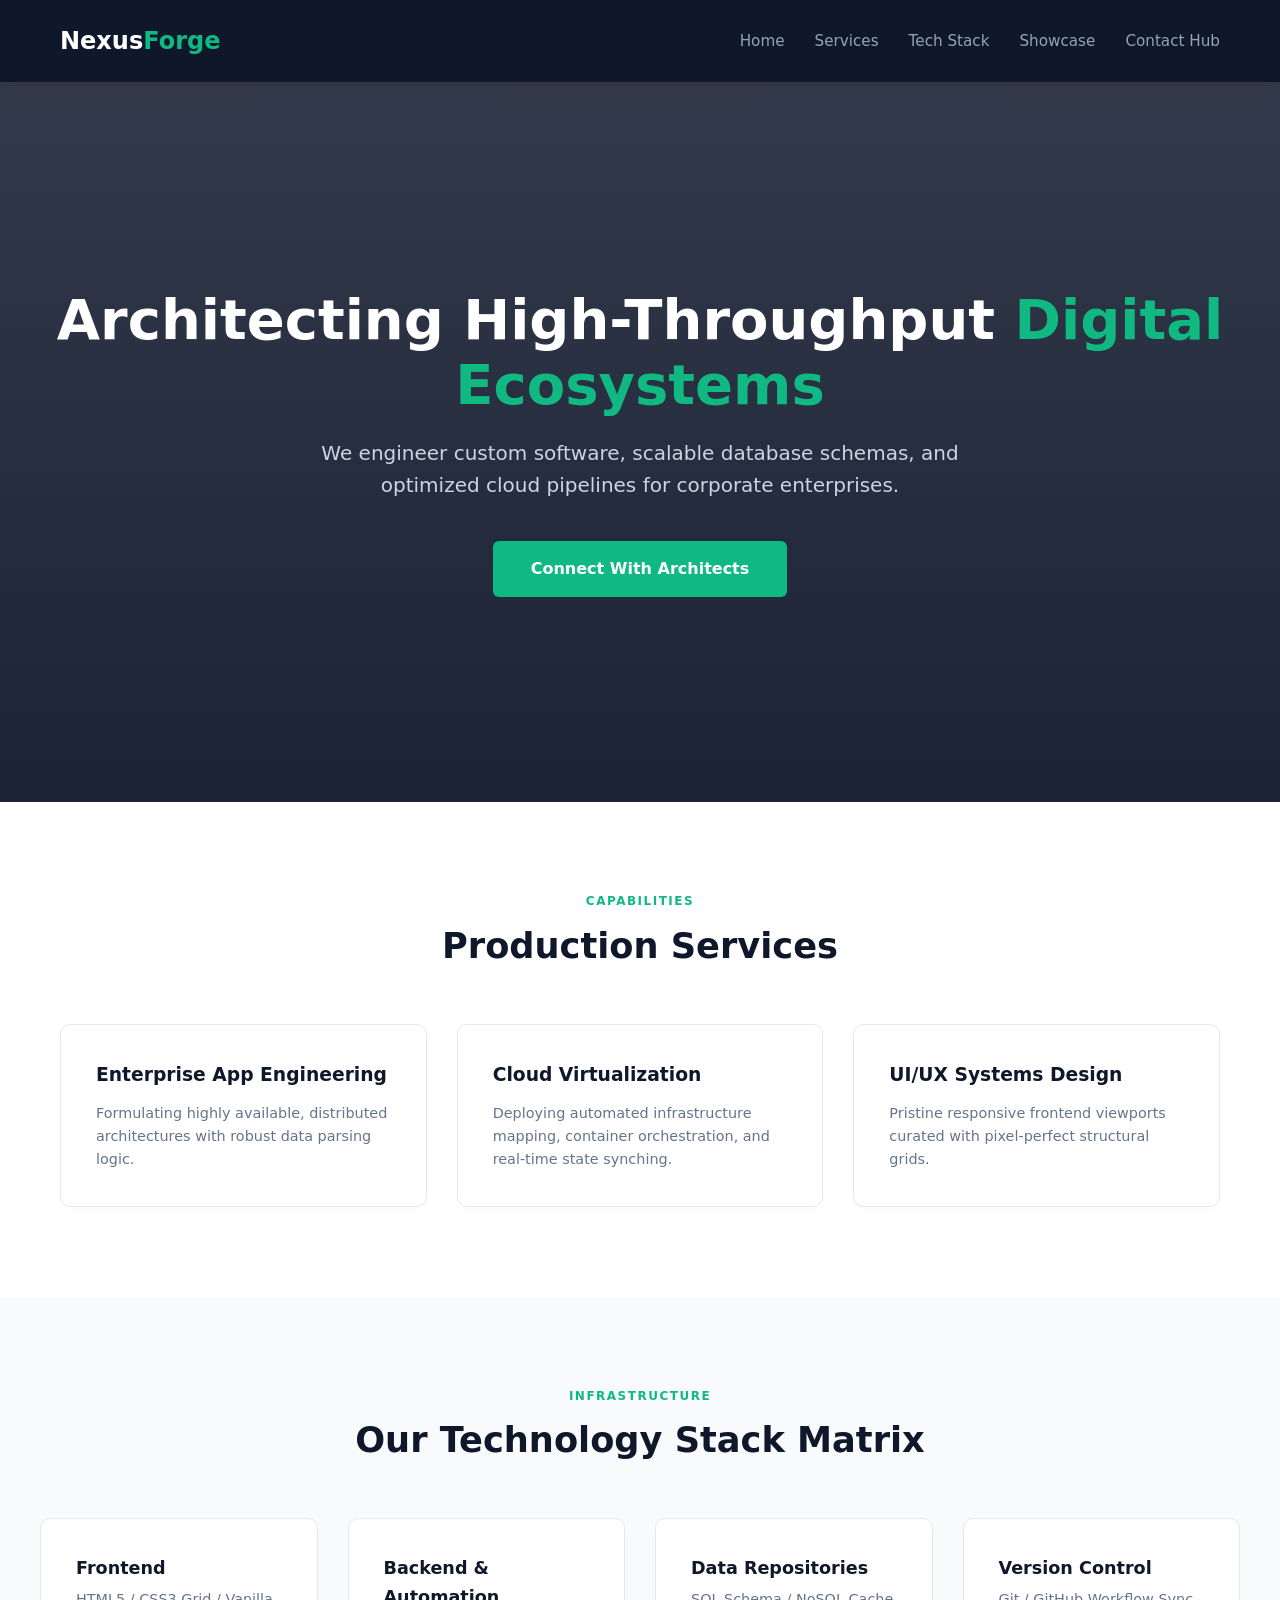
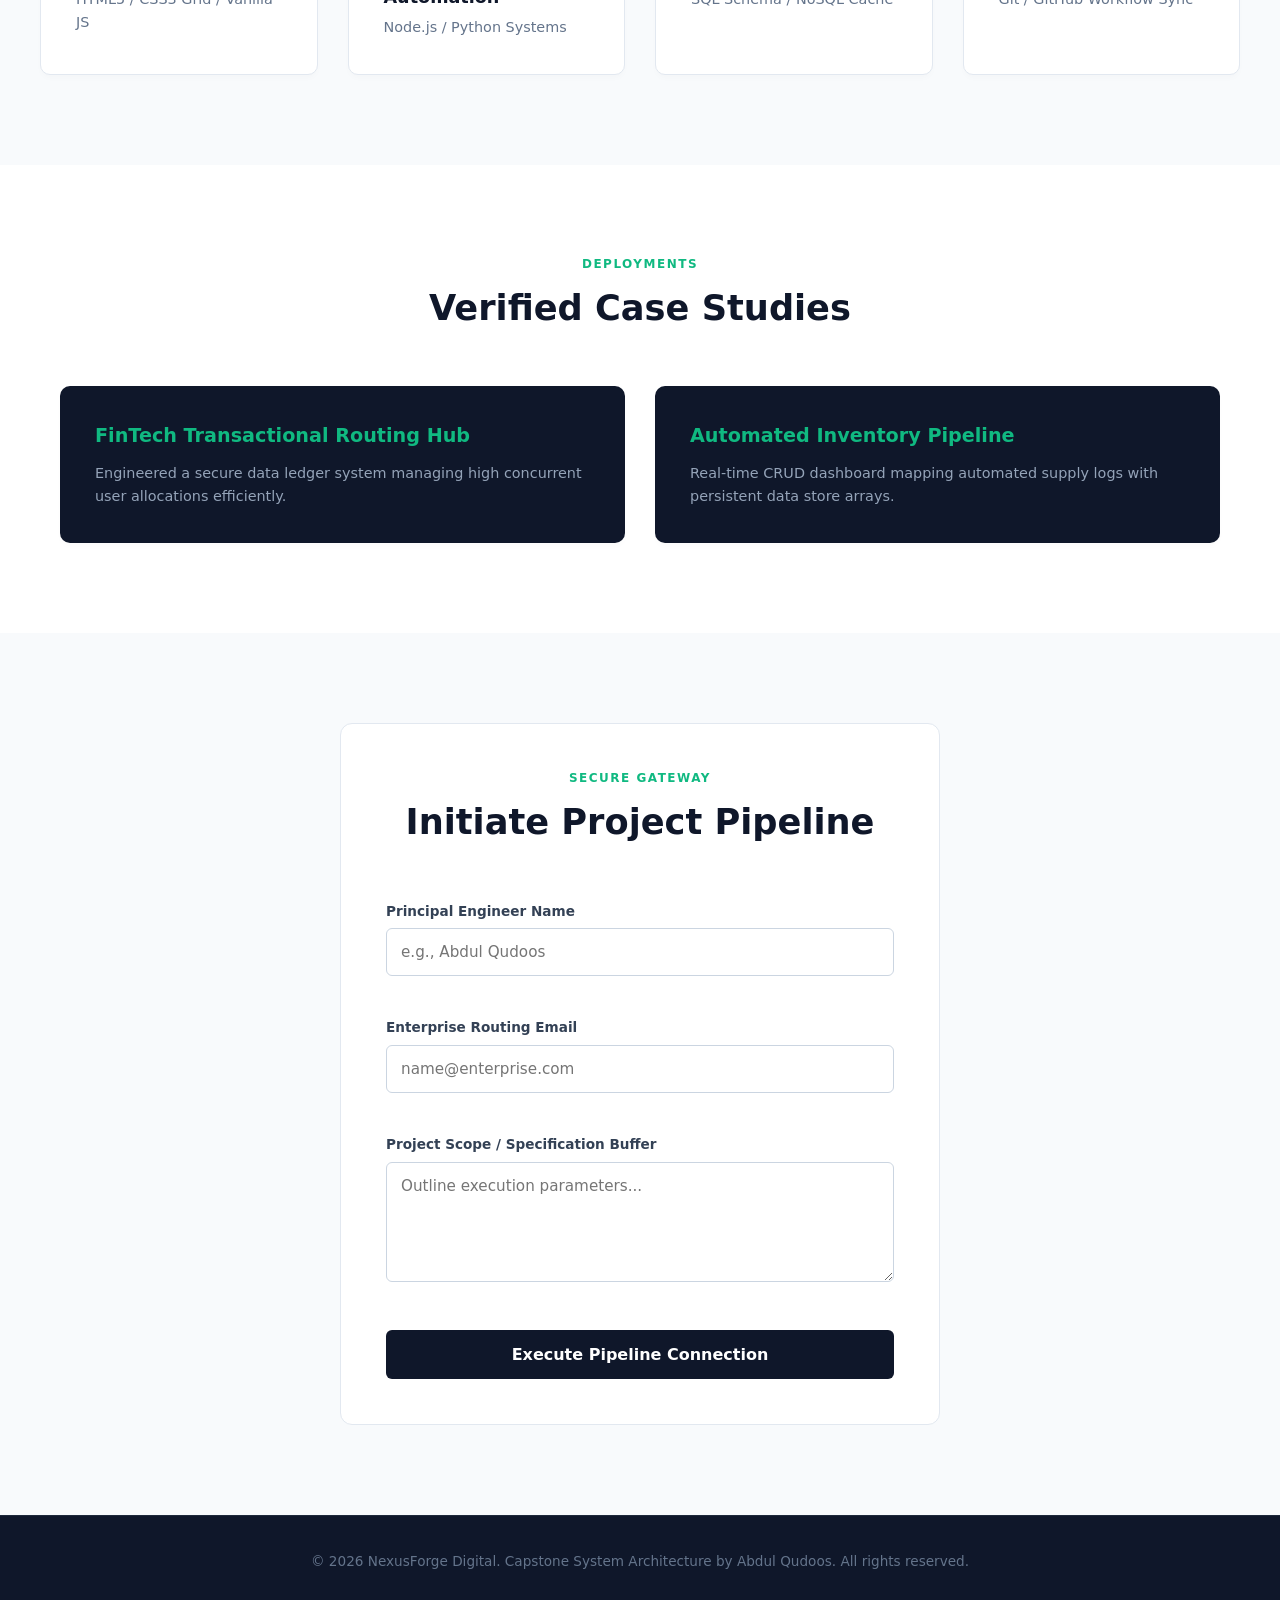
<file: final-project-software-house/index.html>
<!DOCTYPE html>
<html lang="en">
<head>
    <meta charset="UTF-8">
    <meta name="viewport" content="width=device-width, initial-scale=1.0">
    <title>NexusForge Digital | Enterprise Software House</title>
    <link rel="stylesheet" href="style.css">
</head>
<body>

    <header class="app-header">
        <div class="nav-container">
            <div class="brand-logo">Nexus<span>Forge</span></div>
            <nav class="nav-links">
                <a href="#hero">Home</a>
                <a href="#services">Services</a>
                <a href="#matrix">Tech Stack</a>
                <a href="#showcase">Showcase</a>
                <a href="#contact">Contact Hub</a>
            </nav>
        </div>
    </header>

    <section id="hero" class="hero-section">
        <div class="hero-overlay">
            <h1>Architecting High-Throughput <span class="accent-text">Digital Ecosystems</span></h1>
            <p>We engineer custom software, scalable database schemas, and optimized cloud pipelines for corporate enterprises.</p>
            <a href="#contact" class="cta-pulse-btn">Connect With Architects</a>
        </div>
    </section>

    <section id="services" class="section-padding">
        <div class="section-title">
            <span class="sub-tag">Capabilities</span>
            <h2>Production Services</h2>
        </div>
        <div class="grid-layout three-col">
            <div class="service-node">
                <h3>Enterprise App Engineering</h3>
                <p>Formulating highly available, distributed architectures with robust data parsing logic.</p>
            </div>
            <div class="service-node">
                <h3>Cloud Virtualization</h3>
                <p>Deploying automated infrastructure mapping, container orchestration, and real-time state synching.</p>
            </div>
            <div class="service-node">
                <h3>UI/UX Systems Design</h3>
                <p>Pristine responsive frontend viewports curated with pixel-perfect structural grids.</p>
            </div>
        </div>
    </section>

    <section id="matrix" class="section-padding alternate-bg">
        <div class="section-title">
            <span class="sub-tag">Infrastructure</span>
            <h2>Our Technology Stack Matrix</h2>
        </div>
        <div class="grid-layout four-col">
            <div class="matrix-tile"><strong>Frontend</strong><p>HTML5 / CSS3 Grid / Vanilla JS</p></div>
            <div class="matrix-tile"><strong>Backend & Automation</strong><p>Node.js / Python Systems</p></div>
            <div class="matrix-tile"><strong>Data Repositories</strong><p>SQL Schema / NoSQL Cache</p></div>
            <div class="matrix-tile"><strong>Version Control</strong><p>Git / GitHub Workflow Sync</p></div>
        </div>
    </section>

    <section id="showcase" class="section-padding">
        <div class="section-title">
            <span class="sub-tag">Deployments</span>
            <h2>Verified Case Studies</h2>
        </div>
        <div class="grid-layout two-col">
            <div class="showcase-card">
                <h4>FinTech Transactional Routing Hub</h4>
                <p>Engineered a secure data ledger system managing high concurrent user allocations efficiently.</p>
            </div>
            <div class="showcase-card">
                <h4>Automated Inventory Pipeline</h4>
                <p>Real-time CRUD dashboard mapping automated supply logs with persistent data store arrays.</p>
            </div>
        </div>
    </section>

    <section id="contact" class="section-padding alternate-bg">
        <div class="contact-box-wrapper">
            <div class="section-title text-center">
                <span class="sub-tag">Secure Gateway</span>
                <h2>Initiate Project Pipeline</h2>
            </div>
            
            <div id="successNotification" class="success-banner hidden">✓ Payload Validation Passed. System parameters transmitted.</div>

            <form id="projectPipelineForm" novalidate>
                <div class="control-wrapper">
                    <label>Principal Engineer Name</label>
                    <input type="text" id="devName" placeholder="e.g., Abdul Qudoos">
                    <span class="runtime-error" id="nameErr"></span>
                </div>
                <div class="control-wrapper">
                    <label>Enterprise Routing Email</label>
                    <input type="email" id="devEmail" placeholder="name@enterprise.com">
                    <span class="runtime-error" id="emailErr"></span>
                </div>
                <div class="control-wrapper">
                    <label>Project Scope / Specification Buffer</label>
                    <textarea id="devMessage" rows="5" placeholder="Outline execution parameters..."></textarea>
                    <span class="runtime-error" id="msgErr"></span>
                </div>
                <button type="submit" class="submit-vector-btn">Execute Pipeline Connection</button>
            </form>
        </div>
    </section>

    <footer class="app-footer">
        <p>&copy; 2026 NexusForge Digital. Capstone System Architecture by Abdul Qudoos. All rights reserved.</p>
    </footer>

    <script src="script.js"></script>
</body>
</html>
</file>
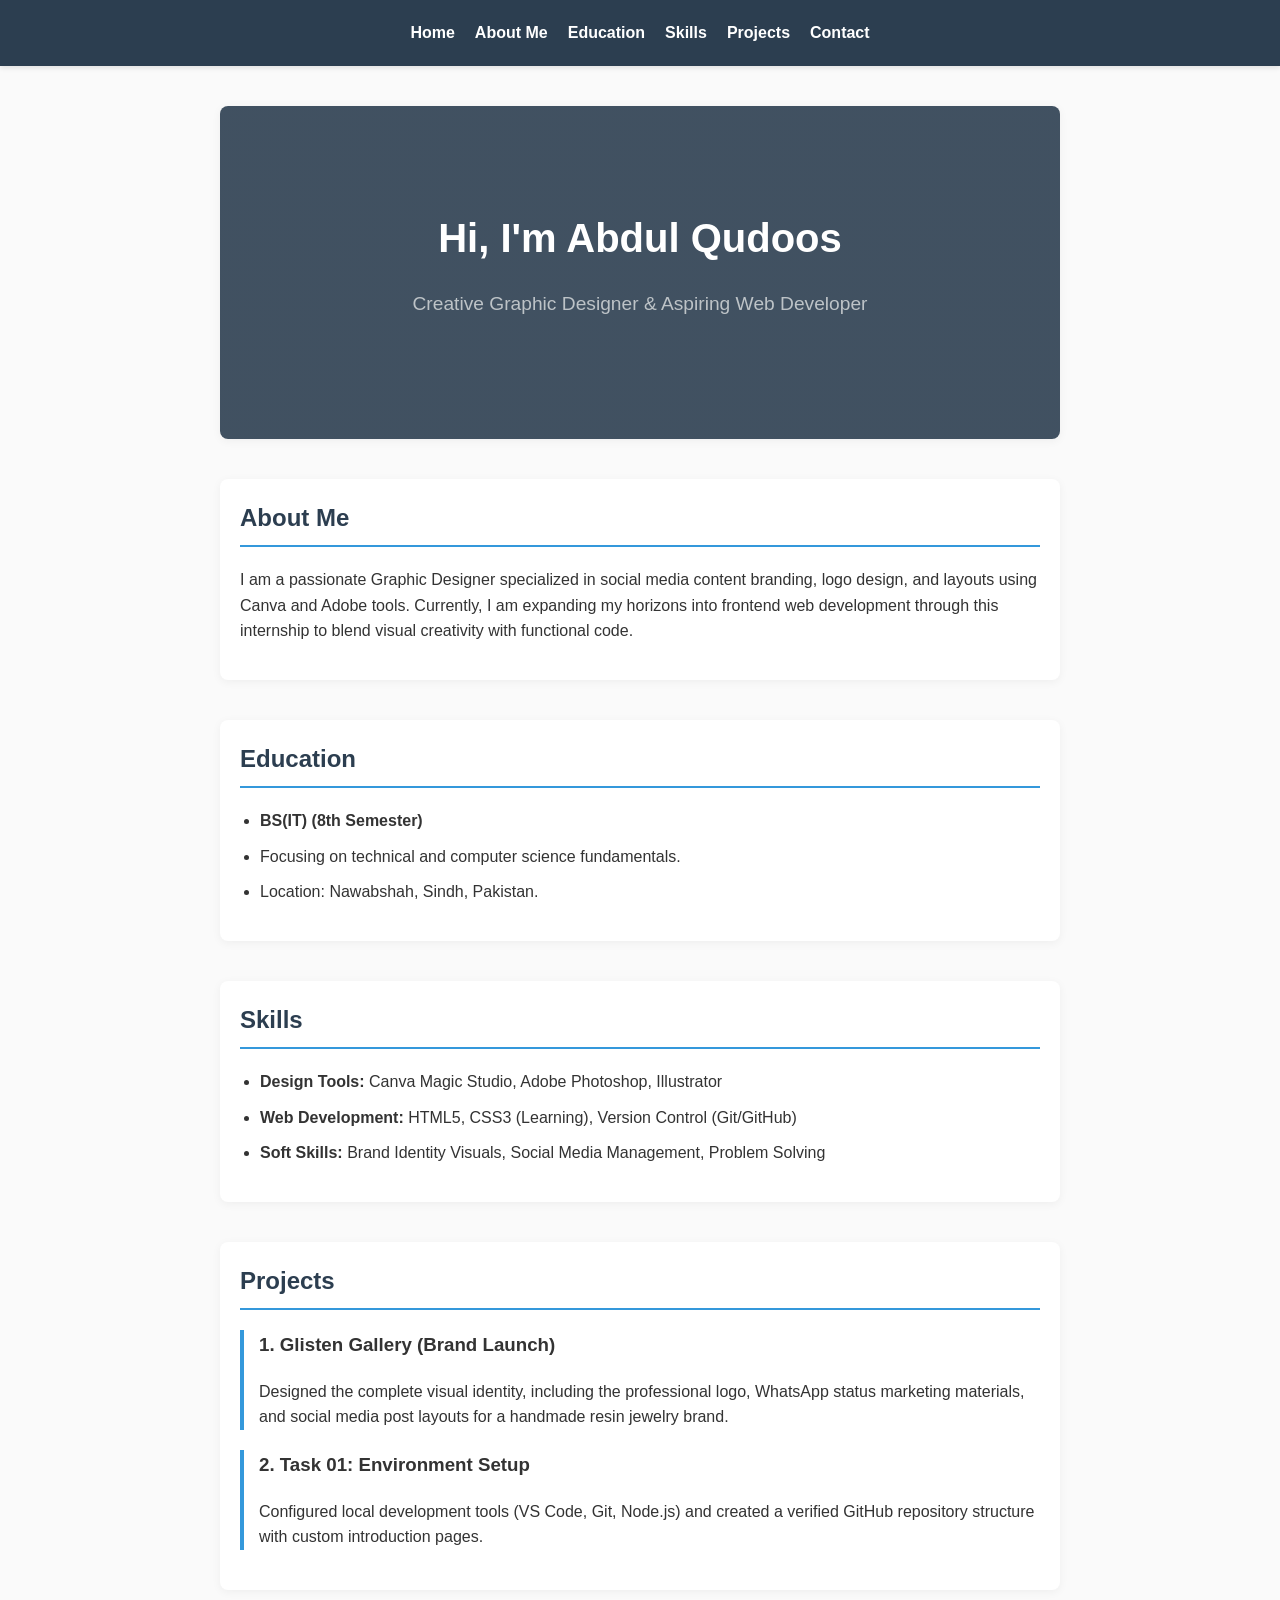
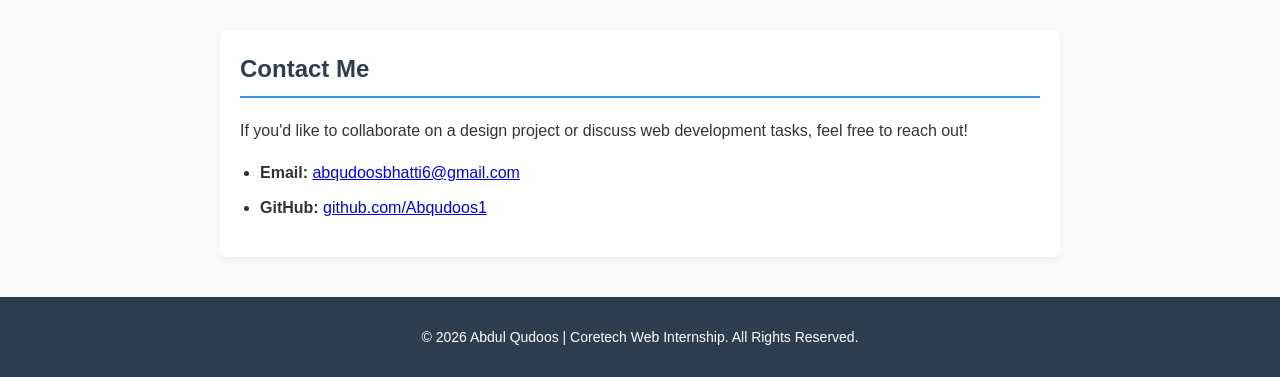
<file: task-02-portfolio-page/index.html>
<!DOCTYPE html>
<html lang="en">
<head>
    <meta charset="UTF-8">
    <meta name="viewport" content="width=device-width, initial-scale=1.0">
    <title>Bisma | Professional Portfolio</title>
    <style>
        body { font-family: 'Segoe UI', Arial, sans-serif; line-height: 1.6; margin: 0; padding: 0; color: #333; background-color: #fafafa; }
        header { background: #2c3e50; color: #fff; padding: 20px 0; position: sticky; top: 0; z-index: 100; box-shadow: 0 2px 5px rgba(0,0,0,0.1); }
        nav { display: flex; justify-content: center; gap: 20px; }
        nav a { color: #fff; text-decoration: none; font-weight: bold; font-size: 16px; }
        nav a:hover { color: #3498db; }
        .hero { background: linear-gradient(rgba(44, 62, 80, 0.9), rgba(44, 62, 80, 0.9)), url('https://images.unsplash.com/photo-1541462608141-ad4979e408c9') no-repeat center center/cover; color: white; text-align: center; padding: 100px 20px; }
        .hero h1 { margin: 0; font-size: 2.5rem; }
        .hero p { font-size: 1.2rem; color: #bdc3c7; }
        section { max-width: 800px; margin: 40px auto; padding: 20px; background: #fff; border-radius: 8px; box-shadow: 0 2px 10px rgba(0,0,0,0.05); }
        h2 { color: #2c3e50; border-bottom: 2px solid #3498db; padding-bottom: 8px; margin-top: 0; }
        ul { padding-left: 20px; }
        li { margin-bottom: 10px; }
        .project-card { border-left: 4px solid #3498db; padding-left: 15px; margin-bottom: 20px; }
        footer { background: #2c3e50; color: #fff; text-align: center; padding: 15px 0; margin-top: 40px; font-size: 14px; }
    </style>
</head>
<body>

    <!-- Header & Navigation Section -->
    <header>
        <nav>
            <a href="#hero">Home</a>
            <a href="#about">About Me</a>
            <a href="#education">Education</a>
            <a href="#skills">Skills</a>
            <a href="#projects">Projects</a>
            <a href="#contact">Contact</a>
        </nav>
    </header>

    <!-- Hero Section -->
    <section id="hero" class="hero">
        <h1>Hi, I'm Abdul Qudoos</h1>
        <p>Creative Graphic Designer & Aspiring Web Developer</p>
    </section>

    <!-- About Me Section -->
    <section id="about">
        <h2>About Me</h2>
        <p>I am a passionate Graphic Designer specialized in social media content branding, logo design, and layouts using Canva and Adobe tools. Currently, I am expanding my horizons into frontend web development through this internship to blend visual creativity with functional code.</p>
    </section>

    <!-- Education Section -->
    <section id="education">
        <h2>Education</h2>
        <ul>
            <li><strong>BS(IT) (8th Semester)</strong></li>
            <li>Focusing on technical and computer science fundamentals.</li>
            <li>Location: Nawabshah, Sindh, Pakistan.</li>
        </ul>
    </section>

    <!-- Skills Section -->
    <section id="skills">
        <h2>Skills</h2>
        <ul>
            <li><strong>Design Tools:</strong> Canva Magic Studio, Adobe Photoshop, Illustrator</li>
            <li><strong>Web Development:</strong> HTML5, CSS3 (Learning), Version Control (Git/GitHub)</li>
            <li><strong>Soft Skills:</strong> Brand Identity Visuals, Social Media Management, Problem Solving</li>
        </ul>
    </section>

    <!-- Projects Section -->
    <section id="projects">
        <h2>Projects</h2>
        
        <div class="project-card">
            <h3>1. Glisten Gallery (Brand Launch)</h3>
            <p>Designed the complete visual identity, including the professional logo, WhatsApp status marketing materials, and social media post layouts for a handmade resin jewelry brand.</p>
        </div>

        <div class="project-card">
            <h3>2. Task 01: Environment Setup</h3>
            <p>Configured local development tools (VS Code, Git, Node.js) and created a verified GitHub repository structure with custom introduction pages.</p>
        </div>
    </section>

    <!-- Contact Section -->
    <section id="contact">
        <h2>Contact Me</h2>
        <p>If you'd like to collaborate on a design project or discuss web development tasks, feel free to reach out!</p>
        <ul>
            <li><strong>Email:</strong> <a href="mailto:abqudoosbhatti6@gmail.com">abqudoosbhatti6@gmail.com</a></li>
            <li><strong>GitHub:</strong> <a href="https://github.com" target="_blank">github.com/Abqudoos1</a></li>
        </ul>
    </section>

    <!-- Footer Section -->
    <footer>
        <p>&copy; 2026 Abdul Qudoos | Coretech Web Internship. All Rights Reserved.</p>
    </footer>

</body>
</html>
</file>
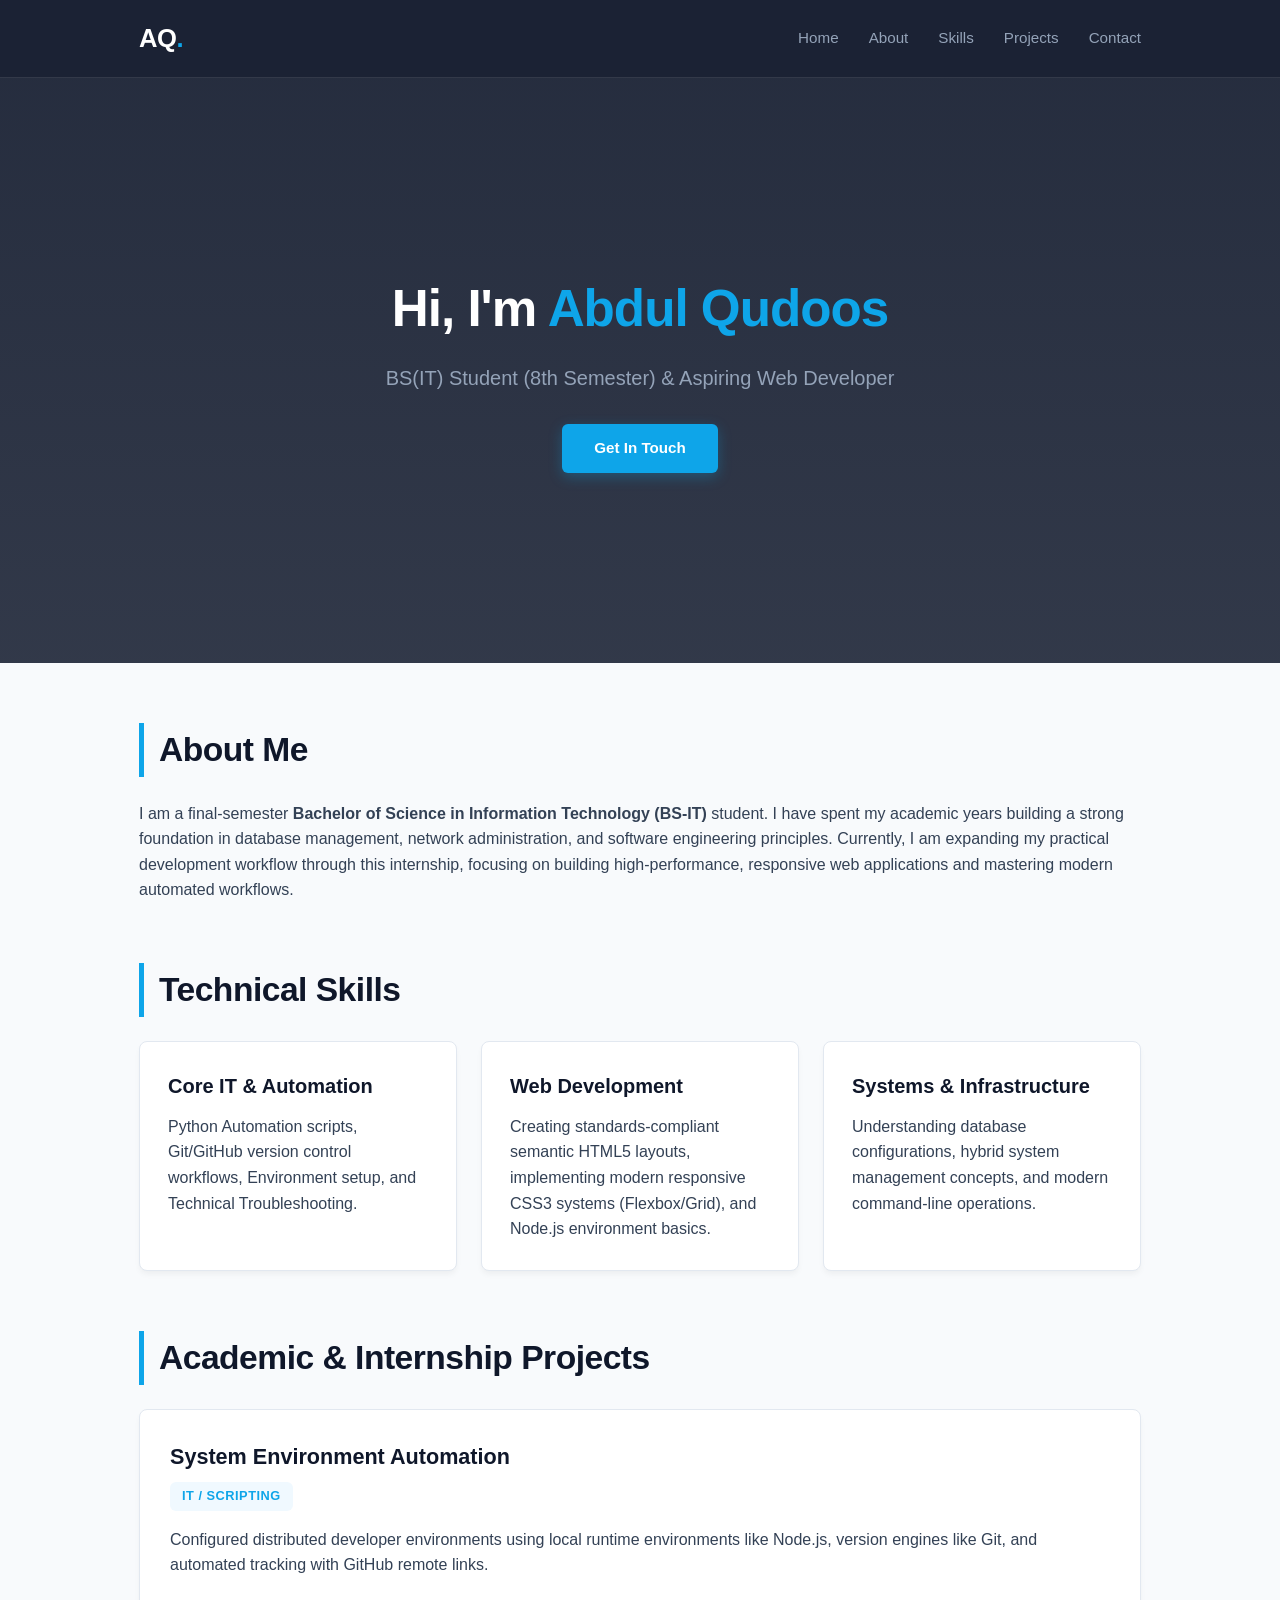
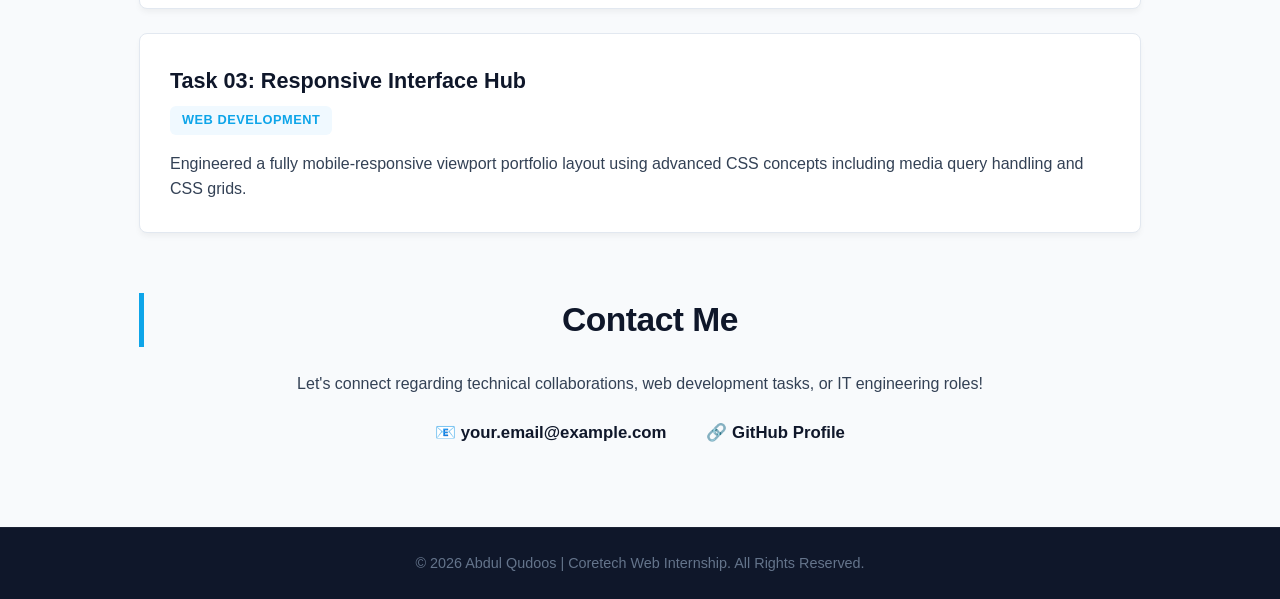
<file: task-03-responsive-portfolio/index.html>
<!DOCTYPE html>
<html lang="en">
<head>
    <meta charset="UTF-8">
    <meta name="viewport" content="width=device-width, initial-scale=1.0">
    <title>Abdul Qudoos | BS(IT) Portfolio</title>
    <!-- Linking External CSS -->
    <link rel="stylesheet" href="style.css">
</head>
<body>

    <!-- Header & Navigation -->
    <header>
        <div class="header-container">
            <div class="logo">AQ<span>.</span></div>
            <nav>
                <a href="#hero">Home</a>
                <a href="#about">About</a>
                <a href="#skills">Skills</a>
                <a href="#projects">Projects</a>
                <a href="#contact">Contact</a>
            </nav>
        </div>
    </header>

    <!-- Hero Section -->
    <section id="hero" class="hero-section">
        <div class="hero-content">
            <h1>Hi, I'm <span class="highlight">Abdul Qudoos</span></h1>
            <p>BS(IT) Student (8th Semester) & Aspiring Web Developer</p>
            <a href="#contact" class="btn">Get In Touch</a>
        </div>
    </section>

    <!-- About Me Section -->
    <section id="about" class="container">
        <h2>About Me</h2>
        <p>I am a final-semester <strong>Bachelor of Science in Information Technology (BS-IT)</strong> student. I have spent my academic years building a strong foundation in database management, network administration, and software engineering principles. Currently, I am expanding my practical development workflow through this internship, focusing on building high-performance, responsive web applications and mastering modern automated workflows.</p>
    </section>

    <!-- Skills Section (Styled as Cards) -->
    <section id="skills" class="container">
        <h2>Technical Skills</h2>
        <div class="skills-grid">
            <div class="skill-card">
                <h3>Core IT & Automation</h3>
                <p>Python Automation scripts, Git/GitHub version control workflows, Environment setup, and Technical Troubleshooting.</p>
            </div>
            <div class="skill-card">
                <h3>Web Development</h3>
                <p>Creating standards-compliant semantic HTML5 layouts, implementing modern responsive CSS3 systems (Flexbox/Grid), and Node.js environment basics.</p>
            </div>
            <div class="skill-card">
                <h3>Systems & Infrastructure</h3>
                <p>Understanding database configurations, hybrid system management concepts, and modern command-line operations.</p>
            </div>
        </div>
    </section>

    <!-- Projects Section (Clean Grid Layout) -->
    <section id="projects" class="container">
        <h2>Academic & Internship Projects</h2>
        <div class="projects-container">
            <div class="project-box">
                <h3>System Environment Automation</h3>
                <p class="project-tag">IT / Scripting</p>
                <p>Configured distributed developer environments using local runtime environments like Node.js, version engines like Git, and automated tracking with GitHub remote links.</p>
            </div>
            <div class="project-box">
                <h3>Task 03: Responsive Interface Hub</h3>
                <p class="project-tag">Web Development</p>
                <p>Engineered a fully mobile-responsive viewport portfolio layout using advanced CSS concepts including media query handling and CSS grids.</p>
            </div>
        </div>
    </section>

    <!-- Contact Section -->
    <section id="contact" class="container contact-section">
        <h2>Contact Me</h2>
        <p>Let's connect regarding technical collaborations, web development tasks, or IT engineering roles!</p>
        <div class="contact-links">
            <a href="mailto:your.email@example.com" class="contact-item">📧 your.email@example.com</a>
            <a href="https://github.com" target="_blank" class="contact-item">🔗 GitHub Profile</a>
        </div>
    </section>

    <!-- Footer -->
    <footer>
        <p>&copy; 2026 Abdul Qudoos | Coretech Web Internship. All Rights Reserved.</p>
    </footer>

</body>
</html>
</file>
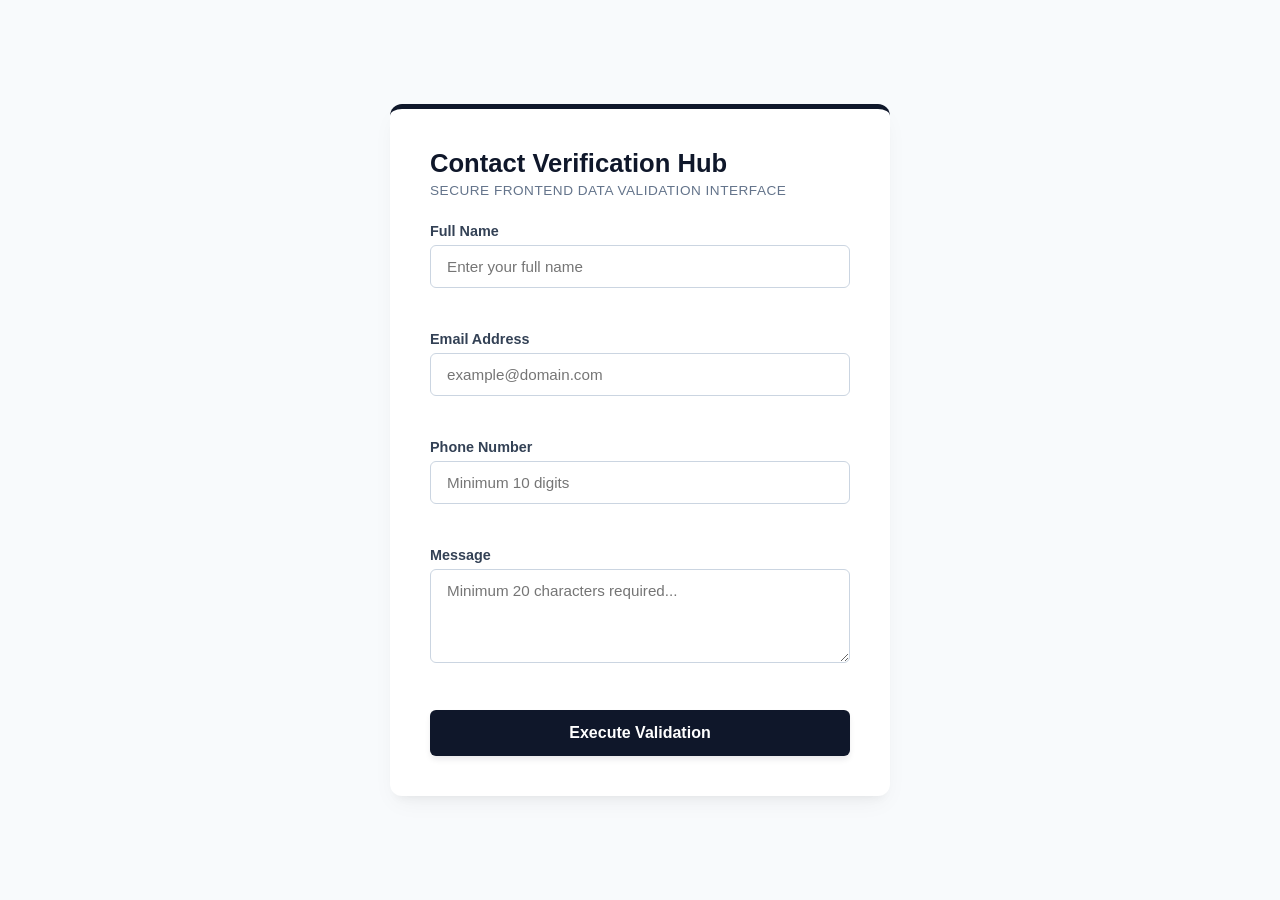
<file: task-05-form-validation/index.html>
<!DOCTYPE html>
<html lang="en">
<head>
    <meta charset="UTF-8">
    <meta name="viewport" content="width=device-width, initial-scale=1.0">
    <title>Abdul Qudoos | JS Form Validation</title>
    <link rel="stylesheet" href="style.css">
</head>
<body>

    <div class="form-container">
        <h2>Contact Verification Hub</h2>
        <p class="subtitle">Secure Frontend Data Validation Interface</p>
        
        <!-- Success Alert Container -->
        <div id="successMessage" class="alert success-alert hidden">
            ✓ Form submitted successfully! Data passes validation.
        </div>

        <form id="contactForm" novalidate>
            <!-- Full Name -->
            <div class="form-group">
                <label for="fullName">Full Name</label>
                <input type="text" id="fullName" placeholder="Enter your full name">
                <span class="error-msg" id="nameError"></span>
            </div>

            <!-- Email Address -->
            <div class="form-group">
                <label for="email">Email Address</label>
                <input type="email" id="email" placeholder="example@domain.com">
                <span class="error-msg" id="emailError"></span>
            </div>

            <!-- Phone Number -->
            <div class="form-group">
                <label for="phone">Phone Number</label>
                <input type="tel" id="phone" placeholder="Minimum 10 digits">
                <span class="error-msg" id="phoneError"></span>
            </div>

            <!-- Message Box -->
            <div class="form-group">
                <label for="message">Message</label>
                <textarea id="message" rows="4" placeholder="Minimum 20 characters required..."></textarea>
                <span class="error-msg" id="messageError"></span>
            </div>

            <!-- Submit Button -->
            <button type="submit" class="submit-btn">Execute Validation</button>
        </form>
    </div>

    <!-- Linking External JavaScript -->
    <script src="script.js"></script>
</body>
</html>
</file>
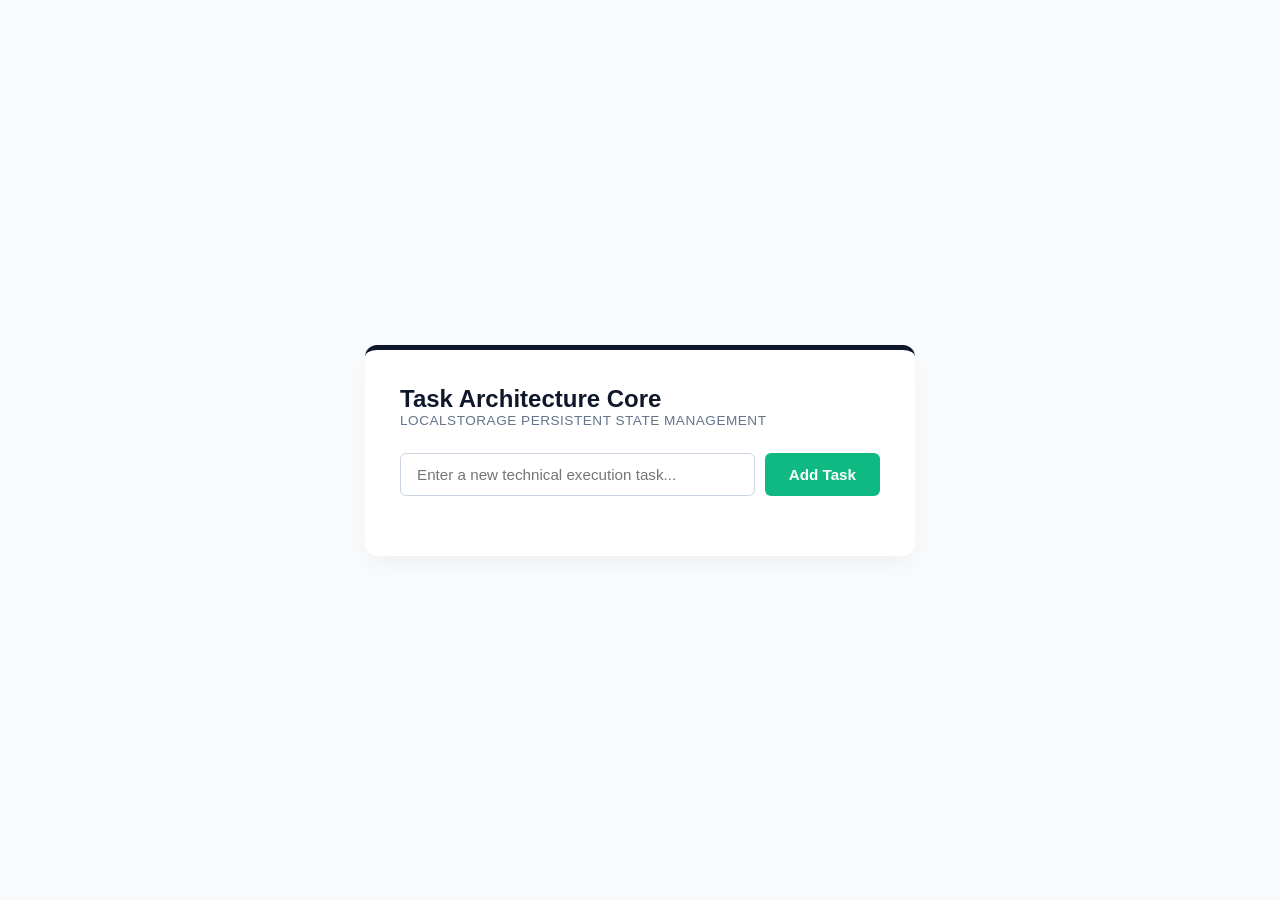
<file: task-06-todo-app/index.html>
<!DOCTYPE html>
<html lang="en">
<head>
    <meta charset="UTF-8">
    <meta name="viewport" content="width=device-width, initial-scale=1.0">
    <title>Abdul Qudoos | LocalStorage To-Do App</title>
    <link rel="stylesheet" href="style.css">
</head>
<body>

    <div class="todo-container">
        <h2>Task Architecture Core</h2>
        <p class="subtitle">LocalStorage Persistent State Management</p>

        <div class="input-section">
            <input type="text" id="taskInput" placeholder="Enter a new technical execution task...">
            <button id="addBtn">Add Task</button>
        </div>

        <ul id="taskList">
            </ul>
    </div>

    <script src="script.js"></script>
</body>
</html>
</file>
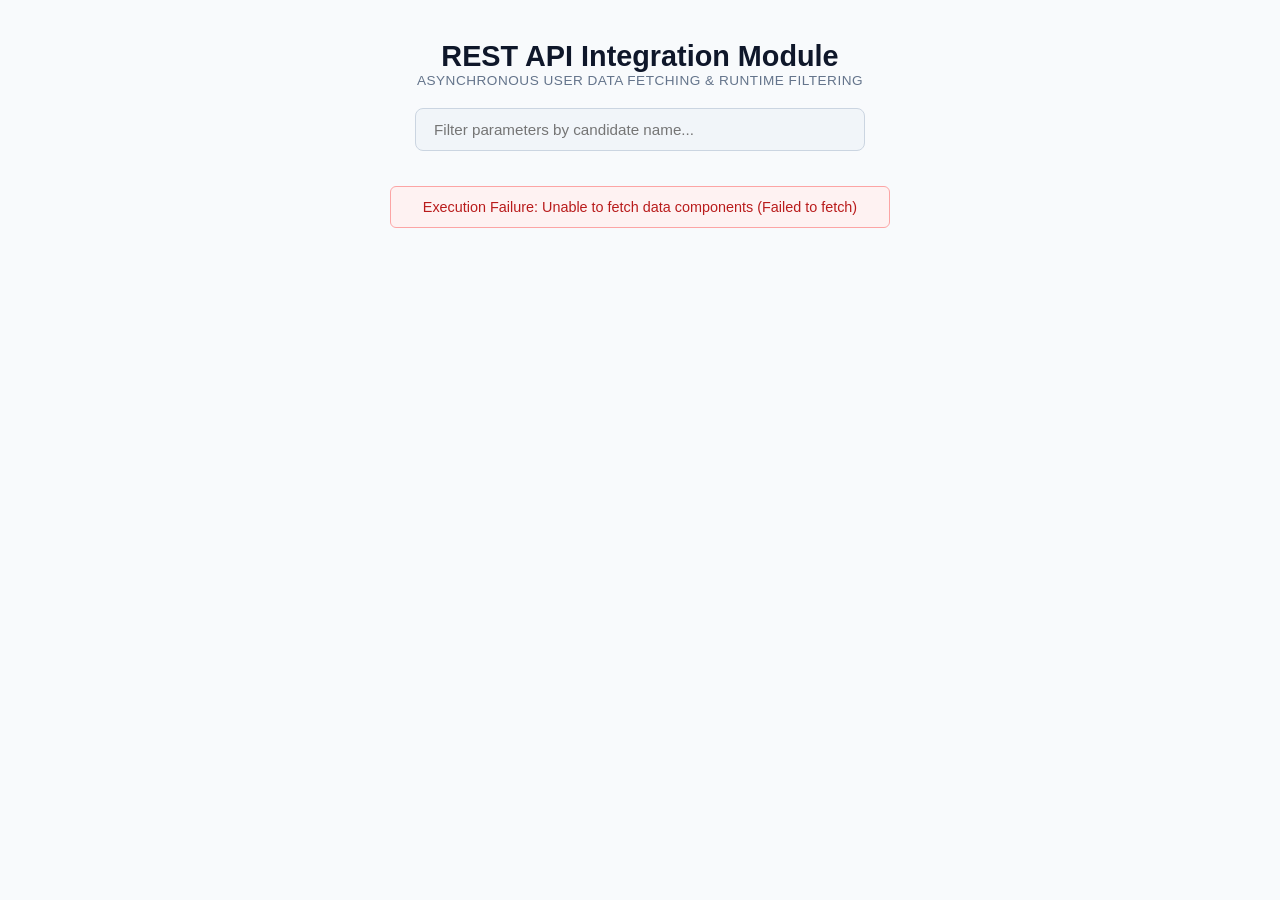
<file: task-07-api-integration/index.html>
<!DOCTYPE html>
<html lang="en">
<head>
    <meta charset="UTF-8">
    <meta name="viewport" content="width=device-width, initial-scale=1.0">
    <title>Abdul Qudoos | API Integration Hub</title>
    <link rel="stylesheet" href="style.css">
</head>
<body>

    <div class="app-container">
        <header class="app-header">
            <h2>REST API Integration Module</h2>
            <p class="subtitle">Asynchronous User Data Fetching & Runtime Filtering</p>
            
            <div class="search-box">
                <input type="text" id="searchInput" placeholder="Filter parameters by candidate name..." disabled>
            </div>
        </header>

        <div id="statusMessage" class="status-box info">Initializing runtime stream, fetching API parameters...</div>

        <main class="users-grid" id="usersGrid">
            </main>
    </div>

    <script src="script.js"></script>
</body>
</html>
</file>
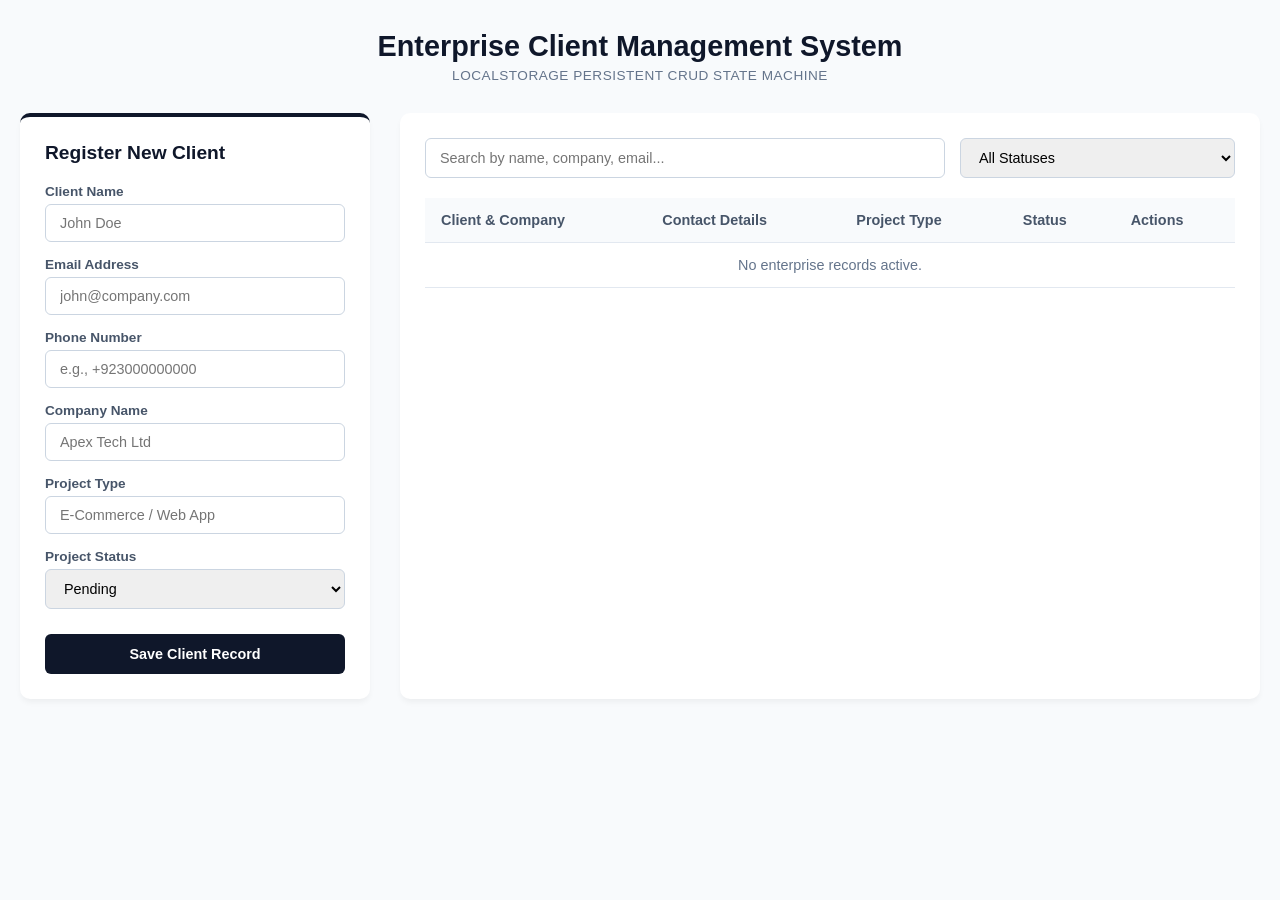
<file: task-09-client-crud/index.html>
<!DOCTYPE html>
<html lang="en">
<head>
    <meta charset="UTF-8">
    <meta name="viewport" content="width=device-width, initial-scale=1.0">
    <title>Abdul Qudoos | Client CRUD Architecture</title>
    <link rel="stylesheet" href="style.css">
</head>
<body>

    <div class="dashboard-container">
        <header class="main-header">
            <h2>Enterprise Client Management System</h2>
            <p class="subtitle">LocalStorage Persistent CRUD State Machine</p>
        </header>

        <div class="dashboard-grid">
            <!-- Left Side: Form Panel -->
            <section class="form-panel">
                <h3 id="formTitle">Register New Client</h3>
                <form id="clientForm" novalidate>
                    <input type="hidden" id="clientId">
                    
                    <div class="form-group">
                        <label>Client Name</label>
                        <input type="text" id="clientName" placeholder="John Doe" required>
                    </div>
                    
                    <div class="form-group">
                        <label>Email Address</label>
                        <input type="email" id="clientEmail" placeholder="john@company.com" required>
                    </div>
                    
                    <div class="form-group">
                        <label>Phone Number</label>
                        <input type="tel" id="clientPhone" placeholder="e.g., +923000000000" required>
                    </div>
                    
                    <div class="form-group">
                        <label>Company Name</label>
                        <input type="text" id="clientCompany" placeholder="Apex Tech Ltd" required>
                    </div>
                    
                    <div class="form-group">
                        <label>Project Type</label>
                        <input type="text" id="projectType" placeholder="E-Commerce / Web App" required>
                    </div>
                    
                    <div class="form-group">
                        <label>Project Status</label>
                        <select id="projectStatus">
                            <option value="Pending">Pending</option>
                            <option value="In Progress">In Progress</option>
                            <option value="Completed">Completed</option>
                        </select>
                    </div>

                    <button type="submit" id="submitBtn" class="btn-primary">Save Client Record</button>
                    <button type="button" id="cancelBtn" class="btn-secondary hidden">Cancel Edit</button>
                </form>
            </section>

            <!-- Right Side: Data Grid & Controls -->
            <section class="data-panel">
                <div class="filter-bar">
                    <input type="text" id="searchClient" placeholder="Search by name, company, email...">
                    <select id="statusFilter">
                        <option value="All">All Statuses</option>
                        <option value="Pending">Pending</option>
                        <option value="In Progress">In Progress</option>
                        <option value="Completed">Completed</option>
                    </select>
                </div>

                <div class="table-responsive">
                    <table>
                        <thead>
                            <tr>
                                <th>Client & Company</th>
                                <th>Contact Details</th>
                                <th>Project Type</th>
                                <th>Status</th>
                                <th>Actions</th>
                            </tr>
                        </thead>
                        <tbody id="clientTableBody">
                            <!-- Injected dynamically via JS -->
                        </tbody>
                    </table>
                </div>
            </section>
        </div>
    </div>

    <script src="script.js"></script>
</body>
</html>
</file>
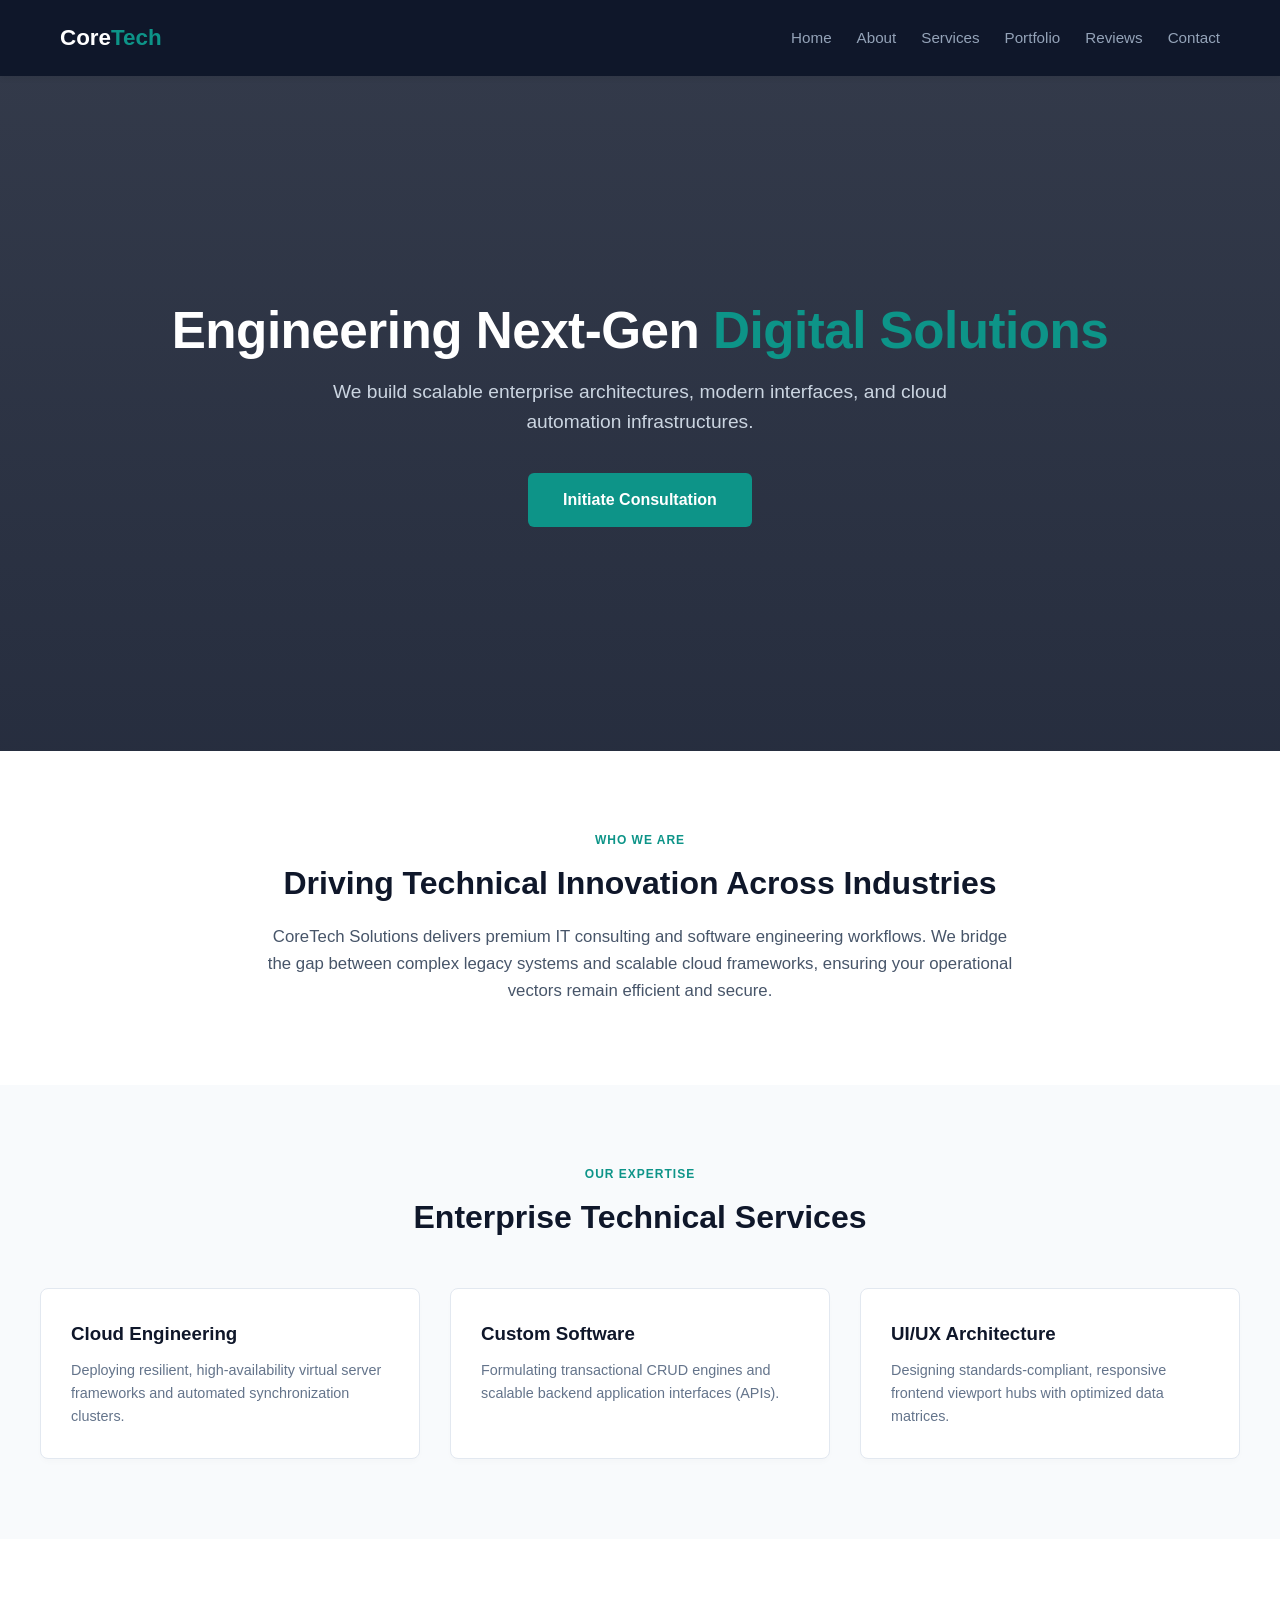
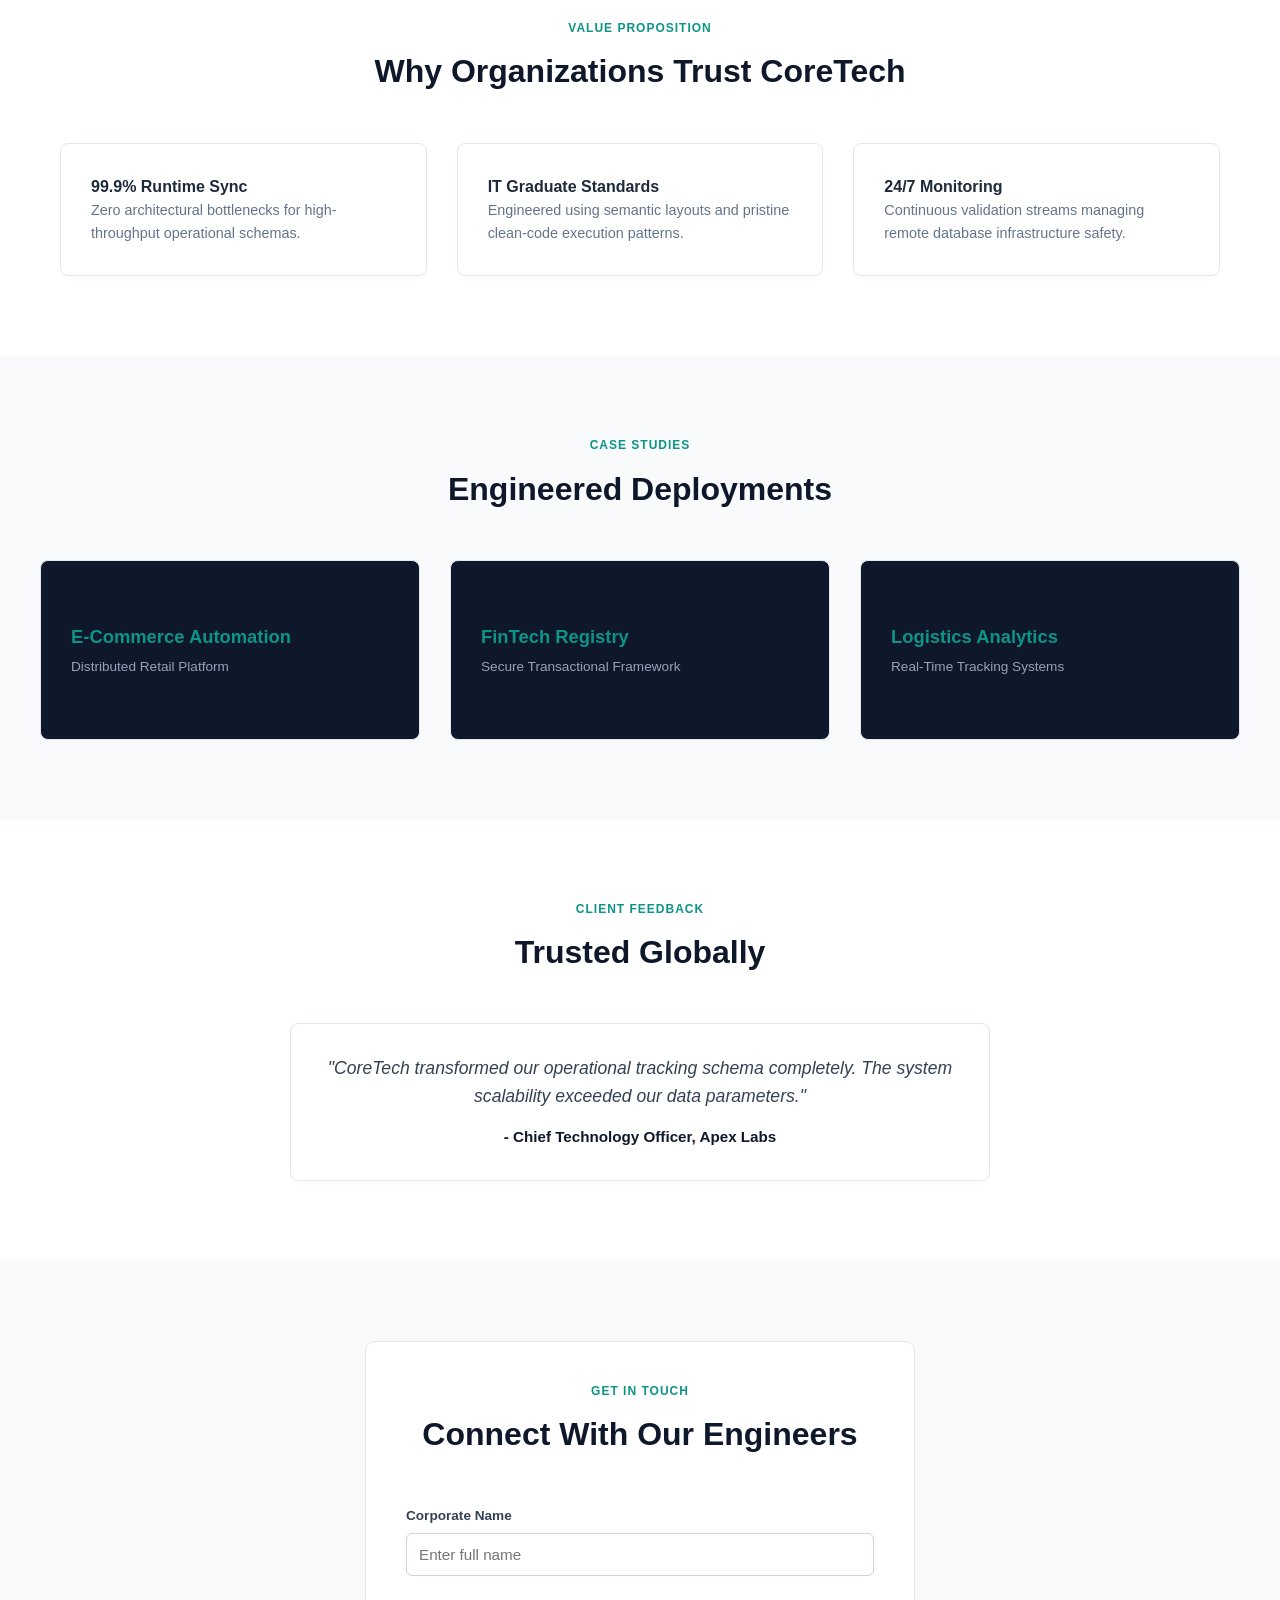
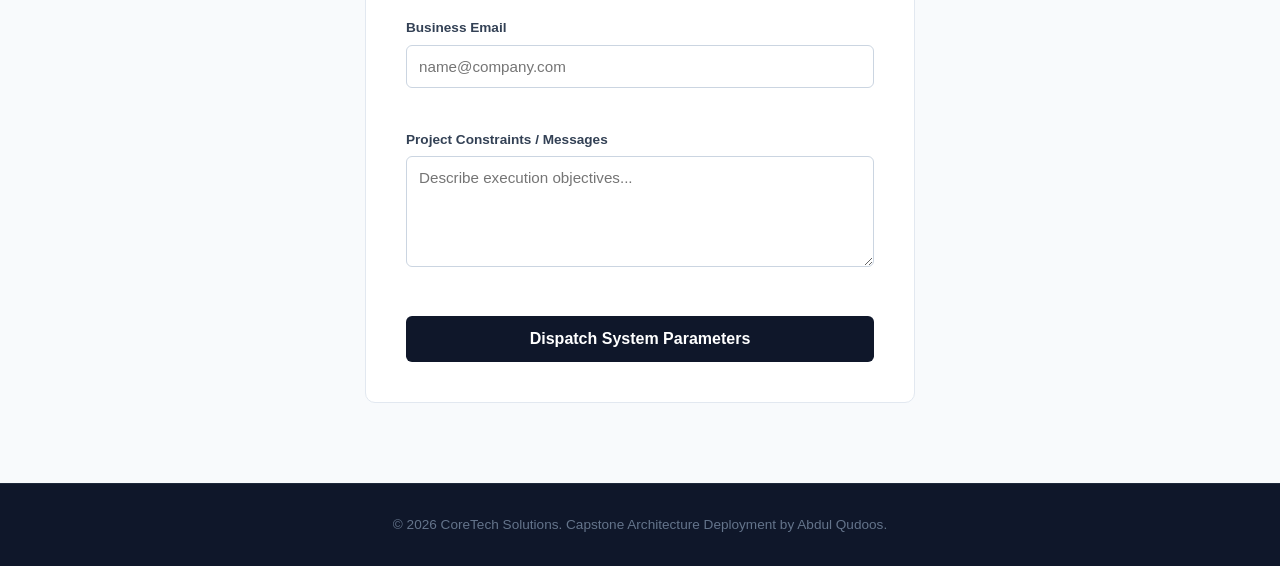
<file: task-10-landing-page/index.html>
<!DOCTYPE html>
<html lang="en">
<head>
    <meta charset="UTF-8">
    <meta name="viewport" content="width=device-width, initial-scale=1.0">
    <title>CoreTech Solutions | Enterprise Business Hub</title>
    <link rel="stylesheet" href="style.css">
</head>
<body>

    <header class="main-header">
        <div class="header-container">
            <div class="logo">Core<span>Tech</span></div>
            <nav class="navbar">
                <a href="#hero">Home</a>
                <a href="#about">About</a>
                <a href="#services">Services</a>
                <a href="#portfolio">Portfolio</a>
                <a href="#testimonials">Reviews</a>
                <a href="#contact">Contact</a>
            </nav>
        </div>
    </header>

    <section id="hero" class="hero-viewport">
        <div class="hero-content">
            <h1>Engineering Next-Gen <span class="highlight">Digital Solutions</span></h1>
            <p>We build scalable enterprise architectures, modern interfaces, and cloud automation infrastructures.</p>
            <a href="#contact" class="btn-cta">Initiate Consultation</a>
        </div>
    </section>

    <section id="about" class="section-container">
        <div class="about-grid">
            <div class="about-text">
                <span class="section-tag">Who We Are</span>
                <h2>Driving Technical Innovation Across Industries</h2>
                <p>CoreTech Solutions delivers premium IT consulting and software engineering workflows. We bridge the gap between complex legacy systems and scalable cloud frameworks, ensuring your operational vectors remain efficient and secure.</p>
            </div>
        </div>
    </section>

    <section id="services" class="section-container alternate-bg">
        <div class="text-center">
            <span class="section-tag">Our Expertise</span>
            <h2>Enterprise Technical Services</h2>
        </div>
        <div class="services-grid">
            <div class="service-card">
                <h3>Cloud Engineering</h3>
                <p>Deploying resilient, high-availability virtual server frameworks and automated synchronization clusters.</p>
            </div>
            <div class="service-card">
                <h3>Custom Software</h3>
                <p>Formulating transactional CRUD engines and scalable backend application interfaces (APIs).</p>
            </div>
            <div class="service-card">
                <h3>UI/UX Architecture</h3>
                <p>Designing standards-compliant, responsive frontend viewport hubs with optimized data matrices.</p>
            </div>
        </div>
    </section>

    <section class="section-container">
        <div class="text-center">
            <span class="section-tag">Value Proposition</span>
            <h2>Why Organizations Trust CoreTech</h2>
        </div>
        <div class="why-us-grid">
            <div class="why-card"><strong>99.9% Runtime Sync</strong><p>Zero architectural bottlenecks for high-throughput operational schemas.</p></div>
            <div class="why-card"><strong>IT Graduate Standards</strong><p>Engineered using semantic layouts and pristine clean-code execution patterns.</p></div>
            <div class="why-card"><strong>24/7 Monitoring</strong><p>Continuous validation streams managing remote database infrastructure safety.</p></div>
        </div>
    </section>

    <section id="portfolio" class="section-container alternate-bg">
        <div class="text-center">
            <span class="section-tag">Case Studies</span>
            <h2>Engineered Deployments</h2>
        </div>
        <div class="portfolio-grid">
            <div class="portfolio-item"><h4>E-Commerce Automation</h4><p>Distributed Retail Platform</p></div>
            <div class="portfolio-item"><h4>FinTech Registry</h4><p>Secure Transactional Framework</p></div>
            <div class="portfolio-item"><h4>Logistics Analytics</h4><p>Real-Time Tracking Systems</p></div>
        </div>
    </section>

    <section id="testimonials" class="section-container">
        <div class="text-center">
            <span class="section-tag">Client Feedback</span>
            <h2>Trusted Globally</h2>
        </div>
        <div class="testimonials-container">
            <div class="testimonial-card">
                <p class="quote">"CoreTech transformed our operational tracking schema completely. The system scalability exceeded our data parameters."</p>
                <h5>- Chief Technology Officer, Apex Labs</h5>
            </div>
        </div>
    </section>

    <section id="contact" class="section-container alternate-bg">
        <div class="contact-form-wrapper">
            <div class="text-center">
                <span class="section-tag">Get In Touch</span>
                <h2>Connect With Our Engineers</h2>
            </div>
            
            <div id="successMessage" class="success-banner hidden">✓ Request Transmitted Successfully. Validation verified.</div>

            <form id="landingContactForm" novalidate>
                <div class="form-group">
                    <label>Corporate Name</label>
                    <input type="text" id="senderName" placeholder="Enter full name">
                    <span class="error-log" id="nameError"></span>
                </div>
                <div class="form-group">
                    <label>Business Email</label>
                    <input type="email" id="senderEmail" placeholder="name@company.com">
                    <span class="error-log" id="emailError"></span>
                </div>
                <div class="form-group">
                    <label>Project Constraints / Messages</label>
                    <textarea id="senderMessage" rows="5" placeholder="Describe execution objectives..."></textarea>
                    <span class="error-log" id="messageError"></span>
                </div>
                <button type="submit" class="btn-submit">Dispatch System Parameters</button>
            </form>
        </div>
    </section>

    <footer class="main-footer">
        <p>&copy; 2026 CoreTech Solutions. Capstone Architecture Deployment by Abdul Qudoos.</p>
    </footer>

    <script src="script.js"></script>
</body>
</html>
</file>
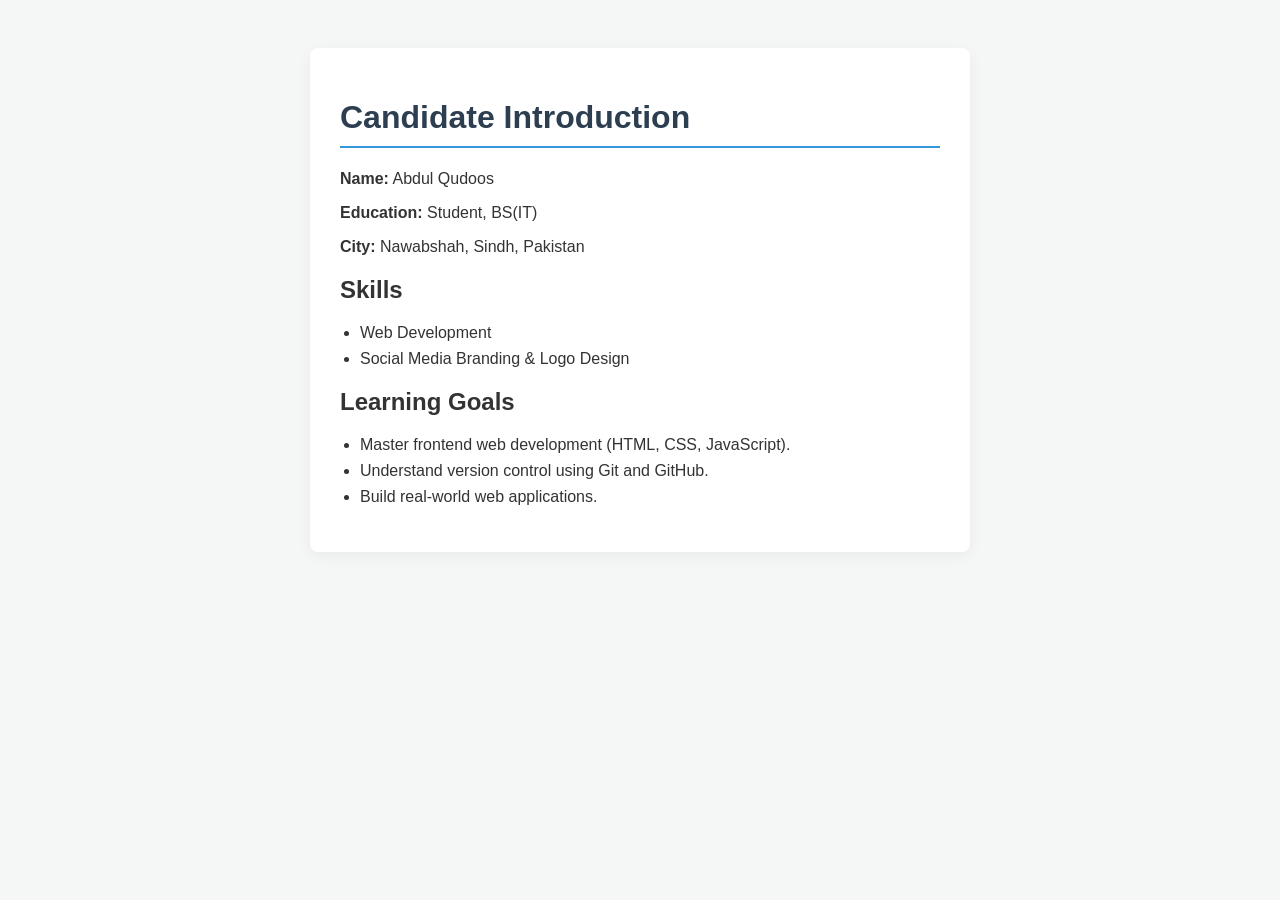
<file: task-01-account-setup/intro.html>
<!DOCTYPE html>
<html lang="en">
<head>
    <meta charset="UTF-8">
    <meta name="viewport" content="width=device-width, initial-scale=1.0">
    <title>My Introduction</title>
    <style>
        body { font-family: sans-serif; background-color: #f4f7f6; color: #333; padding: 40px; }
        .container { max-width: 600px; margin: 0 auto; background: #fff; padding: 30px; border-radius: 8px; box-shadow: 0 4px 15px rgba(0,0,0,0.05); }
        h1 { color: #2c3e50; border-bottom: 2px solid #3498db; padding-bottom: 10px; }
        ul { padding-left: 20px; }
        li { margin-bottom: 8px; }
    </style>
</head>
<body>
    <div class="container">
        <h1>Candidate Introduction</h1>
        <p><strong>Name:</strong> Abdul Qudoos</p>
        <p><strong>Education:</strong> Student, BS(IT)</p>
        <p><strong>City:</strong> Nawabshah, Sindh, Pakistan</p>

        <h2>Skills</h2>
        <ul>
            <li>Web Development</li>
            <li>Social Media Branding & Logo Design</li>
        </ul>

        <h2>Learning Goals</h2>
        <ul>
            <li>Master frontend web development (HTML, CSS, JavaScript).</li>
            <li>Understand version control using Git and GitHub.</li>
            <li>Build real-world web applications.</li>
        </ul>
    </div>
</body>
</html>
</file>
<file: final-project-software-house/style.css>
/* --- Core Initializer Setup --- */
* {
    margin: 0;
    padding: 0;
    box-sizing: border-box;
    font-family: 'Segoe UI', system-ui, -apple-system, sans-serif;
}

html {
    scroll-behavior: smooth;
}

body {
    background-color: #ffffff;
    color: #0f172a;
    line-height: 1.6;
}

/* --- Layout Utility Classes --- */
.section-padding { padding: 90px 20px; max-width: 1200px; margin: 0 auto; }
.alternate-bg { background-color: #f8fafc; max-width: 100% !important; padding: 90px max(20px, calc((100% - 1200px)/2)); }
.section-title { text-align: center; margin-bottom: 50px; }
.sub-tag { font-size: 0.75rem; font-weight: 700; color: #10b981; text-transform: uppercase; letter-spacing: 1.5px; display: block; margin-bottom: 6px; }
h2 { font-size: 2.2rem; font-weight: 800; color: #0f172a; }

/* --- Complex Responsive Grid Controllers --- */
.grid-layout { display: grid; gap: 30px; }
.three-col { grid-template-columns: repeat(auto-fit, minmax(300px, 1fr)); }
.four-col { grid-template-columns: repeat(auto-fit, minmax(240px, 1fr)); }
.two-col { grid-template-columns: repeat(auto-fit, minmax(450px, 1fr)); }

@media (max-width: 768px) {
    .two-col { grid-template-columns: 1fr; }
}

/* --- Sticky Modern Navigation Header --- */
.app-header { background-color: #0f172a; padding: 22px 0; position: sticky; top: 0; z-index: 5000; box-shadow: 0 4px 12px rgba(0,0,0,0.08); }
.nav-container { max-width: 1200px; margin: 0 auto; padding: 0 20px; display: flex; justify-content: space-between; align-items: center; }
.brand-logo { color: #ffffff; font-size: 1.5rem; font-weight: 800; }
.brand-logo span { color: #10b981; }
.nav-links { display: flex; gap: 30px; }
.nav-links a { color: #94a3b8; text-decoration: none; font-size: 0.95rem; font-weight: 500; transition: color 0.2s; }
.nav-links a:hover { color: #ffffff; }

/* --- Hero Frame --- */
.hero-section {
    background: linear-gradient(rgba(15,23,42,0.85), rgba(15,23,42,0.95)), url('https://images.unsplash.com/photo-1510511459019-5dda7724fd87?q=80&w=1200') no-repeat center center/cover;
    height: 80vh; display: flex; justify-content: center; align-items: center; color: #ffffff; text-align: center; padding: 0 20px;
}
.hero-overlay h1 { font-size: 3.5rem; font-weight: 800; line-height: 1.15; }
.accent-text { color: #10b981; }
.hero-overlay p { font-size: 1.25rem; color: #cbd5e1; max-width: 700px; margin: 20px auto 40px auto; }
.cta-pulse-btn { display: inline-block; background-color: #10b981; color: #ffffff; padding: 15px 38px; text-decoration: none; border-radius: 6px; font-weight: 600; transition: all 0.2s; }
.cta-pulse-btn:hover { background-color: #059669; transform: translateY(-2px); }

/* --- Structural UI Component Blocks --- */
.service-node, .matrix-tile, .showcase-card {
    background: #ffffff; border: 1px solid #e2e8f0; padding: 35px; border-radius: 10px; box-shadow: 0 4px 6px -1px rgba(0,0,0,0.02); transition: all 0.25s;
}
.service-node:hover, .matrix-tile:hover { border-color: #10b981; transform: translateY(-4px); }
.service-node h3 { color: #0f172a; margin-bottom: 12px; }
.service-node p, .matrix-tile p { color: #64748b; font-size: 0.9rem; }

.matrix-tile strong { color: #0f172a; display: block; font-size: 1.1rem; margin-bottom: 5px; }
.showcase-card { background-color: #0f172a; color: #ffffff; border: none; }
.showcase-card h4 { color: #10b981; font-size: 1.2rem; margin-bottom: 10px; }
.showcase-card p { color: #94a3b8; font-size: 0.9rem; }

/* --- Contact Hub & Validation Interface --- */
.contact-box-wrapper { max-width: 600px; margin: 0 auto; background: #ffffff; border: 1px solid #e2e8f0; padding: 45px; border-radius: 12px; }
.control-wrapper { margin-bottom: 20px; text-align: left; }
.control-wrapper label { display: block; font-size: 0.85rem; font-weight: 600; color: #334155; margin-bottom: 6px; }
.control-wrapper input, .control-wrapper textarea { width: 100%; padding: 14px; border: 1.5px solid #cbd5e1; border-radius: 6px; outline: none; font-size: 0.95rem; }
.control-wrapper input:focus, .control-wrapper textarea:focus { border-color: #10b981; }
.control-wrapper input.invalid, .control-wrapper textarea.invalid { border-color: #ef4444; background-color: #fef2f2; }
.runtime-error { color: #ef4444; font-size: 0.8rem; display: block; margin-top: 5px; min-height: 16px; }

.submit-vector-btn { width: 100%; background: #0f172a; color: #ffffff; padding: 15px; border: none; border-radius: 6px; font-weight: 600; cursor: pointer; font-size: 1rem; transition: background 0.2s; }
.submit-vector-btn:hover { background: #1e293b; }
.success-banner { background: #ecfdf5; color: #065f46; border: 1px solid #a7f3d0; padding: 14px; border-radius: 6px; text-align: center; margin-bottom: 25px; font-size: 0.9rem; font-weight: 500; }

/* --- Footer Infrastructure --- */
.app-footer { background-color: #0f172a; color: #64748b; text-align: center; padding: 35px 20px; font-size: 0.85rem; border-top: 1px solid #1e293b; }

/* --- Tablet/Mobile Adaptive Interception --- */
@media (max-width: 768px) {
    .nav-container { flex-direction: column; gap: 15px; }
    .nav-links { gap: 15px; flex-wrap: wrap; justify-content: center; }
    .hero-overlay h1 { font-size: 2.3rem; }
    .section-padding { padding: 55px 20px; }
    .contact-box-wrapper { padding: 25px; }
}
.hidden { display: none; }
</file>
<file: task-03-responsive-portfolio/style.css>
/* --- Global Reset & Professional Theme Variables --- */
* {
    margin: 0;
    padding: 0;
    box-sizing: border-box;
}

:root {
    --primary: #0f172a;       /* Slate 900 - Modern tech background */
    --accent: #0ea5e9;        /* Sky 500 - Vibrant IT cyan accent */
    --text-dark: #334155;     /* Slate 700 - Soft dark text */
    --bg-light: #f8fafc;      /* Slate 50 - Off-white clean layout */
    --card-bg: #ffffff;       /* Pure white for cards */
    --border-color: #e2e8f0;  /* Subtle divider color */
}

body {
    font-family: 'Segoe UI', Roboto, Helvetica, Arial, sans-serif;
    line-height: 1.6;
    color: var(--text-dark);
    background-color: var(--bg-light);
    -webkit-font-smoothing: antialiased;
}

.container {
    max-width: 1050px;
    margin: 60px auto;
    padding: 0 24px;
}

h2 {
    font-size: 2.1rem;
    color: var(--primary);
    margin-bottom: 24px;
    border-left: 5px solid var(--accent);
    padding-left: 15px;
    letter-spacing: -0.5px;
}

/* --- Header & Navigation Bar --- */
header {
    background-color: rgba(15, 23, 42, 0.95); /* Sticky backdrop with glass effect hint */
    backdrop-filter: blur(8px);
    padding: 18px 0;
    position: sticky;
    top: 0;
    z-index: 1000;
    border-bottom: 1px solid rgba(255, 255, 255, 0.1);
}

.header-container {
    max-width: 1050px;
    margin: 0 auto;
    padding: 0 24px;
    display: flex;
    justify-content: space-between;
    align-items: center;
}

.logo {
    color: #ffffff;
    font-size: 1.6rem;
    font-weight: 700;
    letter-spacing: -0.5px;
}

.logo span {
    color: var(--accent);
}

nav {
    display: flex;
    gap: 30px;
}

nav a {
    color: #94a3b8;
    text-decoration: none;
    font-weight: 500;
    font-size: 0.95rem;
    transition: color 0.25s ease;
}

nav a:hover {
    color: #ffffff;
}

/* --- Tech Hero Section --- */
.hero-section {
    background: linear-gradient(rgba(15, 23, 42, 0.9), rgba(15, 23, 42, 0.85)), 
                url('https://images.unsplash.com/photo-1517694712202-14dd9538aa97?q=80&w=1200') no-repeat center center/cover;
    height: 65vh;
    display: flex;
    justify-content: center;
    align-items: center;
    text-align: center;
    color: #ffffff;
    padding: 0 24px;
}

.hero-content h1 {
    font-size: 3.2rem;
    font-weight: 800;
    margin-bottom: 12px;
    letter-spacing: -1px;
}

.hero-content .highlight {
    color: var(--accent);
}

.hero-content p {
    font-size: 1.25rem;
    margin-bottom: 30px;
    color: #94a3b8;
    max-width: 600px;
    margin-left: auto;
    margin-right: auto;
}

.btn {
    display: inline-block;
    background-color: var(--accent);
    color: #ffffff;
    padding: 12px 32px;
    text-decoration: none;
    border-radius: 6px;
    font-weight: 600;
    font-size: 0.95rem;
    transition: all 0.25s ease;
    box-shadow: 0 4px 14px rgba(14, 165, 233, 0.3);
}

.btn:hover {
    background-color: #0284c7;
    transform: translateY(-2px);
    box-shadow: 0 6px 20px rgba(14, 165, 233, 0.4);
}

/* --- IT Skills Cards Grid --- */
.skills-grid {
    display: grid;
    grid-template-columns: repeat(auto-fit, minmax(300px, 1fr));
    gap: 24px;
    margin-top: 24px;
}

.skill-card {
    background-color: var(--card-bg);
    padding: 28px;
    border-radius: 8px;
    border: 1px solid var(--border-color);
    box-shadow: 0 4px 6px -1px rgba(0, 0, 0, 0.05);
    transition: all 0.3s cubic-bezier(0.4, 0, 0.2, 1);
}

.skill-card:hover {
    transform: translateY(-4px);
    border-color: var(--accent);
    box-shadow: 0 10px 15px -3px rgba(0, 0, 0, 0.08);
}

.skill-card h3 {
    margin-bottom: 12px;
    color: var(--primary);
    font-size: 1.25rem;
}

/* --- Academic Projects Layout --- */
.projects-container {
    display: flex;
    flex-direction: column;
    gap: 24px;
}

.project-box {
    background-color: var(--card-bg);
    padding: 30px;
    border-radius: 8px;
    border: 1px solid var(--border-color);
    box-shadow: 0 4px 6px -1px rgba(0, 0, 0, 0.05);
    transition: border-color 0.25s ease;
}

.project-box:hover {
    border-color: var(--border-color);
}

.project-box h3 {
    font-size: 1.35rem;
    color: var(--primary);
}

.project-tag {
    display: inline-block;
    background-color: #f0f9ff;
    color: var(--accent);
    padding: 4px 12px;
    border-radius: 6px;
    font-size: 0.8rem;
    font-weight: 600;
    margin: 8px 0 16px 0;
    text-transform: uppercase;
    letter-spacing: 0.5px;
}

/* --- Contact & Footer Section --- */
.contact-section {
    text-align: center;
}

.contact-links {
    display: flex;
    justify-content: center;
    gap: 40px;
    margin-top: 24px;
}

.contact-item {
    color: var(--primary);
    text-decoration: none;
    font-weight: 600;
    font-size: 1.05rem;
    transition: color 0.2s ease;
}

.contact-item:hover {
    color: var(--accent);
}

footer {
    background-color: var(--primary);
    color: #64748b;
    text-align: center;
    padding: 24px 0;
    font-size: 0.9rem;
    margin-top: 80px;
    border-top: 1px solid rgba(255, 255, 255, 0.05);
}

/* --- MOBILE RESPONSIVENESS (Media Queries) --- */
@media (max-width: 768px) {
    .header-container {
        flex-direction: column;
        gap: 16px;
        text-align: center;
    }

    nav {
        gap: 20px;
    }

    .hero-content h1 {
        font-size: 2.4rem;
    }

    .hero-content p {
        font-size: 1.1rem;
    }

    .contact-links {
        flex-direction: column;
        gap: 16px;
        align-items: center;
    }
}
</file>
<file: task-05-form-validation/style.css>
/* --- Global Resets & Themes --- */
* {
    margin: 0;
    padding: 0;
    box-sizing: border-box;
    font-family: 'Segoe UI', Tahoma, Geneva, Verdana, sans-serif;
}

body {
    background-color: #f8fafc;
    color: #1e293b;
    display: flex;
    justify-content: center;
    align-items: center;
    min-height: 100vh;
    padding: 20px;
}

/* --- Container Card --- */
.form-container {
    background-color: #ffffff;
    max-width: 500px;
    width: 100%;
    padding: 40px;
    border-radius: 12px;
    box-shadow: 0 10px 25px -5px rgba(0, 0, 0, 0.05), 0 8px 10px -6px rgba(0, 0, 0, 0.05);
    border-top: 5px solid #0f172a;
}

h2 {
    color: #0f172a;
    font-size: 1.6rem;
    font-weight: 700;
    margin-bottom: 5px;
}

.subtitle {
    color: #64748b;
    font-size: 0.85rem;
    margin-bottom: 25px;
    text-transform: uppercase;
    letter-spacing: 0.5px;
}

/* --- Form Groups & Fields --- */
.form-group {
    margin-bottom: 20px;
    position: relative;
}

label {
    display: block;
    font-size: 0.9rem;
    font-weight: 600;
    color: #334155;
    margin-bottom: 6px;
}

input, textarea {
    width: 100%;
    padding: 12px 16px;
    font-size: 0.95rem;
    border: 1.5px solid #cbd5e1;
    border-radius: 6px;
    background-color: #fff;
    color: #0f172a;
    transition: all 0.2s ease;
}

input:focus, textarea:focus {
    outline: none;
    border-color: #10b981; /* Focus transforms to Green */
    box-shadow: 0 0 0 4px rgba(16, 185, 129, 0.1);
}

/* --- Validation State Enhancements --- */
input.invalid, textarea.invalid {
    border-color: #ef4444; /* Error red border */
    background-color: #fef2f2;
}

.error-msg {
    display: block;
    color: #ef4444;
    font-size: 0.8rem;
    font-weight: 500;
    margin-top: 5px;
    min-height: 18px;
}

/* --- Buttons & Alerts --- */
.submit-btn {
    width: 100%;
    background-color: #0f172a;
    color: #ffffff;
    padding: 14px;
    font-size: 1rem;
    font-weight: 600;
    border: none;
    border-radius: 6px;
    cursor: pointer;
    transition: all 0.2s ease;
    box-shadow: 0 4px 6px -1px rgba(15, 23, 42, 0.1);
}

.submit-btn:hover {
    background-color: #1e293b;
    transform: translateY(-1px);
}

.alert {
    padding: 14px;
    border-radius: 6px;
    font-size: 0.9rem;
    font-weight: 500;
    margin-bottom: 20px;
    text-align: center;
}

.success-alert {
    background-color: #ecfdf5;
    color: #065f46;
    border: 1px solid #a7f3d0;
}

.hidden {
    display: none;
}
</file>
<file: task-06-todo-app/style.css>
/* --- Global Resets & Layout --- */
* {
    margin: 0;
    padding: 0;
    box-sizing: border-box;
    font-family: 'Segoe UI', Tahoma, Geneva, Verdana, sans-serif;
}

body {
    background-color: #f8fafc;
    color: #1e293b;
    display: flex;
    justify-content: center;
    align-items: center;
    min-height: 100vh;
    padding: 20px;
}

/* --- App Container --- */
.todo-container {
    background-color: #ffffff;
    max-width: 550px;
    width: 100%;
    padding: 35px;
    border-radius: 12px;
    box-shadow: 0 10px 25px -5px rgba(0, 0, 0, 0.05);
    border-top: 5px solid #0f172a;
}

h2 {
    color: #0f172a;
    font-size: 1.5rem;
    font-weight: 700;
}

.subtitle {
    color: #64748b;
    font-size: 0.85rem;
    margin-bottom: 25px;
    text-transform: uppercase;
    letter-spacing: 0.5px;
}

/* --- Input Bar Area --- */
.input-section {
    display: flex;
    gap: 10px;
    margin-bottom: 25px;
}

#taskInput {
    flex: 1;
    padding: 12px 16px;
    font-size: 0.95rem;
    border: 1.5px solid #cbd5e1;
    border-radius: 6px;
    outline: none;
    transition: border-color 0.2s;
}

#taskInput:focus {
    border-color: #10b981;
}

#addBtn {
    background-color: #10b981;
    color: #ffffff;
    border: none;
    padding: 12px 24px;
    font-size: 0.95rem;
    font-weight: 600;
    border-radius: 6px;
    cursor: pointer;
    transition: background 0.2s;
}

#addBtn:hover {
    background-color: #059669;
}

/* --- Dynamic Task Element Lists --- */
#taskList {
    list-style: none;
    display: flex;
    flex-direction: column;
    gap: 12px;
}

.task-item {
    background-color: #f8fafc;
    border: 1px solid #e2e8f0;
    padding: 14px 18px;
    border-radius: 8px;
    display: flex;
    justify-content: space-between;
    align-items: center;
    transition: all 0.2s ease;
}

.task-text {
    font-size: 0.95rem;
    color: #334155;
    cursor: pointer;
    flex: 1;
    margin-right: 15px;
    transition: all 0.2s;
}

/* Completed Task Styling Parameters */
.task-item.completed {
    background-color: #f1f5f9;
    border-color: #cbd5e1;
}

.task-item.completed .task-text {
    text-decoration: line-through;
    color: #94a3b8;
}

/* Delete Button Component */
.delete-btn {
    background-color: transparent;
    color: #ef4444;
    border: 1px solid #fca5a5;
    padding: 6px 12px;
    font-size: 0.8rem;
    font-weight: 600;
    border-radius: 4px;
    cursor: pointer;
    transition: all 0.2s;
}

.delete-btn:hover {
    background-color: #ef4444;
    color: #ffffff;
    border-color: #ef4444;
}
</file>
<file: task-07-api-integration/style.css>
/* --- Core Configurations & Variables --- */
* {
    margin: 0;
    padding: 0;
    box-sizing: border-box;
    font-family: 'Segoe UI', Tahoma, Geneva, Verdana, sans-serif;
}

body {
    background-color: #f8fafc;
    color: #1e293b;
    padding: 40px 20px;
    min-height: 100vh;
}

.app-container {
    max-width: 1200px;
    margin: 0 auto;
}

/* --- Dashboard Header & Input Bar --- */
.app-header {
    text-align: center;
    margin-bottom: 35px;
}

.app-header h2 {
    color: #0f172a;
    font-size: 1.8rem;
    font-weight: 700;
}

.subtitle {
    color: #64748b;
    font-size: 0.85rem;
    text-transform: uppercase;
    letter-spacing: 0.5px;
    margin-bottom: 20px;
}

.search-box {
    max-width: 450px;
    margin: 0 auto;
}

#searchInput {
    width: 100%;
    padding: 12px 18px;
    font-size: 0.95rem;
    border: 1.5px solid #cbd5e1;
    border-radius: 8px;
    outline: none;
    background-color: #ffffff;
    transition: all 0.2s ease;
}

#searchInput:focus {
    border-color: #10b981;
    box-shadow: 0 0 0 4px rgba(16, 185, 129, 0.1);
}

#searchInput:disabled {
    background-color: #f1f5f9;
    cursor: not-allowed;
}

/* --- Status Alert States --- */
.status-box {
    text-align: center;
    max-width: 500px;
    margin: 20px auto;
    padding: 12px;
    border-radius: 6px;
    font-size: 0.9rem;
    font-weight: 500;
}

.status-box.info { background-color: #eff6ff; color: #1d4ed8; border: 1px solid #bfdbfe; }
.status-box.error { background-color: #fef2f2; color: #b91c1c; border: 1px solid #fca5a5; }
.hidden { display: none; }

/* --- Dynamic Dashboard Cards Grid Framework --- */
.users-grid {
    display: grid;
    grid-template-columns: repeat(auto-fit, minmax(280px, 1fr));
    gap: 25px;
    margin-top: 20px;
}

.user-card {
    background-color: #ffffff;
    border: 1px solid #e2e8f0;
    border-radius: 10px;
    padding: 24px;
    box-shadow: 0 4px 6px -1px rgba(0, 0, 0, 0.05);
    transition: all 0.3s cubic-bezier(0.25, 0.8, 0.25, 1);
    border-top: 4px solid #0f172a;
}

.user-card:hover {
    transform: translateY(-4px);
    box-shadow: 0 10px 15px -3px rgba(0, 0, 0, 0.1);
    border-top-color: #10b981;
}

.user-card h3 {
    color: #0f172a;
    font-size: 1.2rem;
    margin-bottom: 12px;
    white-space: nowrap;
    overflow: hidden;
    text-overflow: ellipsis;
}

.user-meta-info {
    font-size: 0.9rem;
    color: #475569;
    margin-bottom: 8px;
    display: flex;
    flex-direction: column;
    gap: 4px;
}

.user-meta-info span strong {
    color: #0f172a;
}
</file>
<file: task-09-client-crud/style.css>
/* --- Global Overrides & Themes --- */
* {
    margin: 0;
    padding: 0;
    box-sizing: border-box;
    font-family: 'Segoe UI', Tahoma, Geneva, Verdana, sans-serif;
}

body {
    background-color: #f8fafc;
    color: #1e293b;
    padding: 30px 20px;
}

.dashboard-container {
    max-width: 1400px;
    margin: 0 auto;
}

.main-header {
    margin-bottom: 30px;
    text-align: center;
}

.main-header h2 { color: #0f172a; font-size: 1.8rem; }
.subtitle { color: #64748b; font-size: 0.85rem; text-transform: uppercase; letter-spacing: 0.5px; margin-top: 5px; }

/* --- Dashboard Grid Framework --- */
.dashboard-grid {
    display: grid;
    grid-template-columns: 350px 1fr;
    gap: 30px;
}

@media (max-width: 1024px) {
    .dashboard-grid { grid-template-columns: 1fr; }
}

/* --- Form Architecture Layout --- */
.form-panel {
    background: #ffffff;
    padding: 25px;
    border-radius: 10px;
    border-top: 4px solid #0f172a;
    box-shadow: 0 4px 6px -1px rgba(0, 0, 0, 0.05);
    height: fit-content;
}

.form-panel h3 { color: #0f172a; margin-bottom: 20px; font-size: 1.2rem; }
.form-group { margin-bottom: 15px; }
label { display: block; font-size: 0.85rem; font-weight: 600; margin-bottom: 5px; color: #475569; }

input, select {
    width: 100%;
    padding: 10px 14px;
    font-size: 0.9rem;
    border: 1.5px solid #cbd5e1;
    border-radius: 6px;
    outline: none;
    transition: all 0.2s;
}

input:focus, select:focus { border-color: #10b981; }

/* --- Action Buttons --- */
button {
    width: 100%;
    padding: 12px;
    font-size: 0.9rem;
    font-weight: 600;
    border-radius: 6px;
    border: none;
    cursor: pointer;
    margin-top: 10px;
    transition: all 0.2s;
}
.btn-primary { background-color: #0f172a; color: #ffffff; }
.btn-primary:hover { background-color: #1e293b; }
.btn-secondary { background-color: #e2e8f0; color: #334155; }

/* --- Data Presentation Layer --- */
.data-panel {
    background: #ffffff;
    padding: 25px;
    border-radius: 10px;
    box-shadow: 0 4px 6px -1px rgba(0, 0, 0, 0.05);
}

.filter-bar {
    display: flex;
    gap: 15px;
    margin-bottom: 20px;
}
.filter-bar input { flex: 2; }
.filter-bar select { flex: 1; }

/* --- Tabular Matrix Rendering --- */
.table-responsive { overflow-x: auto; }
table { width: 100%; border-collapse: collapse; text-align: left; font-size: 0.9rem; }
th, td { padding: 14px 16px; border-bottom: 1px solid #e2e8f0; }
th { background-color: #f8fafc; color: #475569; font-weight: 600; }

/* Status Badges */
.badge {
    display: inline-block;
    padding: 4px 10px;
    border-radius: 50px;
    font-size: 0.75rem;
    font-weight: 700;
    text-transform: uppercase;
}
.badge.Pending { background: #fef3c7; color: #d97706; }
.badge.In-Progress { background: #dbeafe; color: #2563eb; }
.badge.Completed { background: #d1fae5; color: #059669; }

/* Table Action Buttons */
.action-btn {
    width: auto;
    margin: 0 4px;
    padding: 6px 12px;
    font-size: 0.8rem;
    border-radius: 4px;
}
.edit-btn { background: #eff6ff; color: #2563eb; border: 1px solid #bfdbfe; }
.edit-btn:hover { background: #2563eb; color: #fff; }
.del-btn { background: #fef2f2; color: #dc2626; border: 1px solid #fca5a5; }
.del-btn:hover { background: #dc2626; color: #fff; }

.hidden { display: none; }
</file>
<file: task-10-landing-page/style.css>
/* --- System Initialization & Variables --- */
* {
    margin: 0;
    padding: 0;
    box-sizing: border-box;
    font-family: 'Segoe UI', Tahoma, Geneva, Verdana, sans-serif;
}

html {
    scroll-behavior: smooth; /* Required: Smooth Scrolling */
}

body {
    background-color: #ffffff;
    color: #1e293b;
    line-height: 1.6;
}

/* --- Section Formatting Containers --- */
.section-container { padding: 80px 20px; max-width: 1200px; margin: 0 auto; }
.alternate-bg { background-color: #f8fafc; max-width: 100% !important; padding: 80px max(20px, calc((100% - 1200px)/2)); }
.text-center { text-align: center; margin-bottom: 45px; }
.section-tag { font-size: 0.75rem; font-weight: 700; color: #0d9488; text-transform: uppercase; letter-spacing: 1px; display: block; margin-bottom: 8px; }
h2 { color: #0f172a; font-size: 2rem; font-weight: 700; }

/* --- Sticky Navigation Header --- */
.main-header {
    background-color: #0f172a;
    padding: 20px 0;
    position: sticky;
    top: 0;
    z-index: 2000;
    box-shadow: 0 4px 6px -1px rgba(0, 0, 0, 0.05);
}
.header-container { max-width: 1200px; margin: 0 auto; padding: 0 20px; display: flex; justify-content: space-between; align-items: center; }
.logo { color: #ffffff; font-size: 1.4rem; font-weight: 700; }
.logo span { color: #0d9488; }
.navbar { display: flex; gap: 25px; }
.navbar a { color: #94a3b8; text-decoration: none; font-size: 0.95rem; font-weight: 500; transition: color 0.2s; }
.navbar a:hover { color: #ffffff; }

/* --- Hero Section UI --- */
.hero-viewport {
    background: linear-gradient(rgba(15, 23, 42, 0.85), rgba(15, 23, 42, 0.9)), url('https://images.unsplash.com/photo-1451187580459-43490279c0fa?q=80&w=1200') no-repeat center center/cover;
    height: 75vh;
    display: flex;
    justify-content: center;
    align-items: center;
    text-align: center;
    color: #ffffff;
    padding: 0 20px;
}
.hero-content h1 { font-size: 3.2rem; font-weight: 800; letter-spacing: -0.5px; line-height: 1.2; }
.hero-content .highlight { color: #0d9488; }
.hero-content p { font-size: 1.2rem; color: #cbd5e1; margin: 15px auto 35px auto; max-width: 650px; }
.btn-cta { display: inline-block; background: #0d9488; color: #ffffff; padding: 14px 35px; text-decoration: none; border-radius: 6px; font-weight: 600; transition: transform 0.2s, background 0.2s; }
.btn-cta:hover { background: #0f766e; transform: translateY(-2px); }

/* --- Responsive Layout Grids --- */
.about-text { max-width: 750px; margin: 0 auto; text-align: center; }
.about-text p { color: #475569; font-size: 1.05rem; margin-top: 15px; }

.services-grid, .why-us-grid, .portfolio-grid { display: grid; grid-template-columns: repeat(auto-fit, minmax(300px, 1fr)); gap: 30px; }

/* Card Architecture */
.service-card, .why-card, .portfolio-item, .testimonial-card {
    background: #ffffff; border: 1px solid #e2e8f0; padding: 30px; border-radius: 8px; box-shadow: 0 4px 6px -1px rgba(0, 0, 0, 0.02); transition: all 0.2s;
}
.service-card:hover, .why-card:hover, .portfolio-item:hover { transform: translateY(-4px); border-color: #0d9488; }
.service-card h3 { color: #0f172a; margin-bottom: 10px; }
.service-card p, .why-card p { color: #64748b; font-size: 0.9rem; }

/* Portfolio Item Modifiers */
.portfolio-item { background: #0f172a; color: #ffffff; display: flex; flex-direction: column; justify-content: center; min-height: 180px; }
.portfolio-item h4 { font-size: 1.15rem; color: #0d9488; }
.portfolio-item p { color: #94a3b8; font-size: 0.85rem; margin-top: 5px; }

/* Testimonials System */
.testimonials-container { max-width: 700px; margin: 0 auto; text-align: center; }
.testimonial-card .quote { font-style: italic; font-size: 1.1rem; color: #334155; margin-bottom: 15px; }
.testimonial-card h5 { color: #0f172a; font-size: 0.95rem; }

/* --- Validated Client Registration Form --- */
.contact-form-wrapper { max-width: 550px; margin: 0 auto; background: #ffffff; border: 1px solid #e2e8f0; padding: 40px; border-radius: 10px; }
.form-group { margin-bottom: 20px; text-align: left; }
.form-group label { display: block; font-size: 0.85rem; font-weight: 600; margin-bottom: 6px; color: #334155; }
.form-group input, .form-group textarea { width: 100%; padding: 12px; border: 1.5px solid #cbd5e1; border-radius: 6px; outline: none; font-size: 0.95rem; }
.form-group input:focus, .form-group textarea:focus { border-color: #0d9488; }
.form-group input.invalid, .form-group textarea.invalid { border-color: #ef4444; background-color: #fef2f2; }
.error-log { color: #ef4444; font-size: 0.8rem; display: block; margin-top: 5px; min-height: 16px; }

.btn-submit { width: 100%; background: #0f172a; color: #ffffff; padding: 14px; border: none; border-radius: 6px; font-weight: 600; cursor: pointer; font-size: 1rem; transition: background 0.2s; }
.btn-submit:hover { background: #1e293b; }
.success-banner { background: #ecfdf5; color: #065f46; border: 1px solid #a7f3d0; padding: 12px; border-radius: 6px; text-align: center; margin-bottom: 20px; font-size: 0.9rem; font-weight: 500; }

/* --- Footer Area --- */
.main-footer { background: #0f172a; color: #64748b; text-align: center; padding: 30px 20px; font-size: 0.85rem; border-top: 1px solid #1e293b; }

/* --- Device Breakpoints Media Queries --- */
@media (max-width: 768px) {
    .header-container { flex-direction: column; gap: 15px; }
    .navbar { gap: 15px; }
    .hero-content h1 { font-size: 2.2rem; }
    .section-container { padding: 50px 20px; }
    .contact-form-wrapper { padding: 25px; }
}
.hidden { display: none; }
</file>
